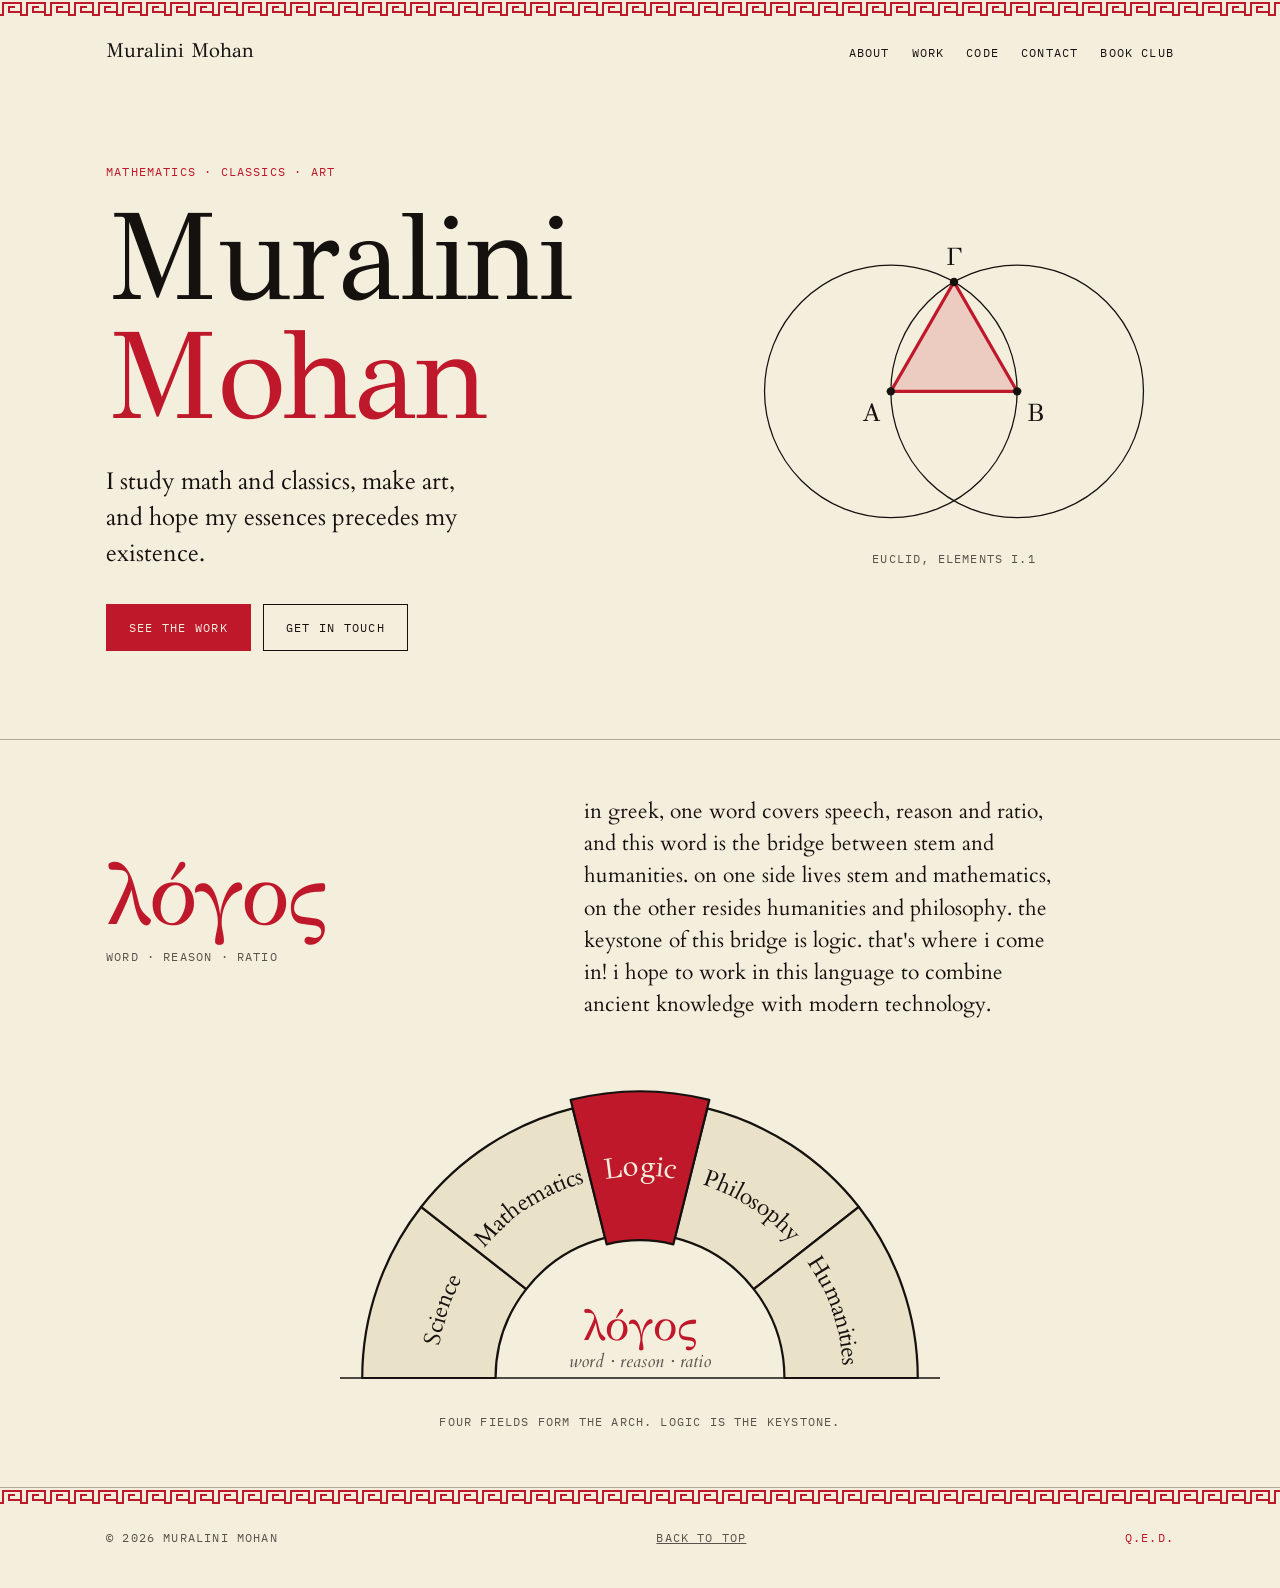
<file: index.html>
<!DOCTYPE html>
<html lang="en">
<head>
  <meta charset="utf-8">
  <meta name="viewport" content="width=device-width, initial-scale=1">
  <title>Muralini Mohan</title>
  <meta name="description" content="Portfolio of Muralini Mohan: art, fashion design and coding projects, from a math and classics student.">
  <link rel="preconnect" href="https://fonts.googleapis.com">
  <link rel="preconnect" href="https://fonts.gstatic.com" crossorigin>
  <link rel="stylesheet" href="https://fonts.googleapis.com/css2?family=Cardo:ital,wght@0,400;0,700;1,400&family=GFS+Didot&family=IBM+Plex+Mono:wght@400;500&display=swap">
  <link rel="stylesheet" href="style.css">
</head>
<body id="top">

<!-- Greek key (meander) pattern, reused by the bands at the top and bottom of the page -->
<svg width="0" height="0" style="position:absolute" aria-hidden="true" focusable="false">
  <defs>
    <pattern id="key" width="24" height="16" patternUnits="userSpaceOnUse">
      <path d="M0 15 H3 V3 H21 V12 H9 V7 H15" style="fill:none;stroke:var(--red);stroke-width:2"/>
      <path d="M21 12 V15 H24" style="fill:none;stroke:var(--red);stroke-width:2"/>
    </pattern>
  </defs>
</svg>

<a class="skip mono" href="#main">Skip to work</a>

<svg class="band" height="16" aria-hidden="true" focusable="false"><rect width="100%" height="16" fill="url(#key)"/></svg>

<nav aria-label="Main">
  <div class="wrap bar">
    <a class="nav-name" href="index.html" aria-current="page">Muralini Mohan</a>
    <ul class="nav-links mono">
      <li><a href="about.html">about</a></li>
      <li><a href="work.html">work</a></li>
      <li><a href="code.html">code</a></li>
      <li><a href="contact.html">contact</a></li>
      <li><a href="bookclub.html" >book club</a></li>
    </ul>
  </div>
</nav>

<header class="hero">
  <div class="wrap hero-grid">
    <div>
      <p class="mono eyebrow">Mathematics &middot; Classics &middot; Art</p>
      <h1>Muralini <span>Mohan</span></h1>
      <p class="lede">I study math and classics, make art, and hope my essences precedes my existence.</p>
      <div class="hero-links">
        <a class="btn primary" href="work.html">See the work</a>
        <a class="btn" href="contact.html">Get in touch</a>
      </div>
    </div>

    <figure class="euclid">
      <svg viewBox="-30 60 380 280" role="img" aria-label="Euclid's construction of an equilateral triangle: two circles of equal radius meet at a point that completes the triangle">
        <circle class="ev-circle" cx="100" cy="200" r="120"/>
        <circle class="ev-circle" cx="220" cy="200" r="120"/>
        <polygon class="ev-tri" points="100,200 220,200 160,96.1"/>
        <circle class="ev-pt" cx="100" cy="200" r="4"/>
        <circle class="ev-pt" cx="220" cy="200" r="4"/>
        <circle class="ev-pt" cx="160" cy="96.1" r="4"/>
        <text class="ev-label" x="82" y="228" text-anchor="middle">Α</text>
        <text class="ev-label" x="238" y="228" text-anchor="middle">Β</text>
        <text class="ev-label" x="160" y="80" text-anchor="middle">Γ</text>
      </svg>
      <figcaption class="mono">Euclid, Elements I.1</figcaption>
    </figure>
  </div>
</header>

<main id="main">

  <section class="logos" aria-labelledby="logos-title">
    <div class="wrap">
      <div class="logos-grid">
        <div>
          <h2 id="logos-title" class="greek-big">λόγος</h2>
          <p class="mono gloss">word &middot; reason &middot; ratio</p>
        </div>
        <p class="logos-text">in greek, one word covers speech, reason and ratio, and this word is the bridge between stem and humanities.
        on one side lives stem and mathematics, on the other resides humanities and philosophy.
        the keystone of this bridge is logic. that's where i come in! i hope to work in this language to combine ancient knowledge with modern technology.
      </p>
      </div>
      <p class="logos-text">
    </p>
    </div>

      <figure class="bridge">
      <svg viewBox="130 60 540 290" role="img" aria-label="Diagram of a stone arch. The names Science, Mathematics, Philosophy and Humanities are written along its four bricks, from the left foot to the right foot. Logic is written on the red keystone at the top. Below the arch is the word logos, meaning word, reason and ratio.">
        <defs>
          <path id="arc-science" d="M217 330 A183 183 0 0 1 255.8 217.3"/>
          <path id="arc-math" d="M255.8 217.3 A183 183 0 0 1 355.7 152.4"/>
          <path id="arc-phil" d="M444.3 152.4 A183 183 0 0 1 544.2 217.3"/>
          <path id="arc-hum" d="M544.2 217.3 A183 183 0 0 1 583 330"/>
          <path id="arc-logic" d="M356 153.4 A182 182 0 0 1 444 153.4"/>
        </defs>

        <!-- ground -->
        <line class="br-line" x1="130" y1="330" x2="670" y2="330"/>

        <!-- bricks of the arch, with each field written along its brick -->
        <path class="br-brick" d="M270 330 L150 330 A250 250 0 0 1 203 176.1 L297.6 250 A130 130 0 0 0 270 330 Z"/>
        <path class="br-brick" d="M297.6 250 L203 176.1 A250 250 0 0 1 339.5 87.4 L368.6 203.9 A130 130 0 0 0 297.6 250 Z"/>
        <path class="br-brick" d="M431.4 203.9 L460.5 87.4 A250 250 0 0 1 597 176.1 L502.4 250 A130 130 0 0 0 431.4 203.9 Z"/>
        <path class="br-brick" d="M502.4 250 L597 176.1 A250 250 0 0 1 650 330 L530 330 A130 130 0 0 0 502.4 250 Z"/>
        <text class="br-name"><textPath href="#arc-science" startOffset="50%" text-anchor="middle">Science</textPath></text>
        <text class="br-name"><textPath href="#arc-math" startOffset="50%" text-anchor="middle">Mathematics</textPath></text>
        <text class="br-name"><textPath href="#arc-phil" startOffset="50%" text-anchor="middle">Philosophy</textPath></text>
        <text class="br-name"><textPath href="#arc-hum" startOffset="50%" text-anchor="middle">Humanities</textPath></text>

        <!-- keystone -->
        <path class="br-keystone" d="M370 209.7 L337.6 79.7 A258 258 0 0 1 462.4 79.7 L430 209.7 A124 124 0 0 0 370 209.7 Z"/>
        <text class="br-keytext"><textPath href="#arc-logic" startOffset="50%" text-anchor="middle">Logic</textPath></text>

        <!-- the bridge itself -->
        <text class="br-logos" x="400" y="296" text-anchor="middle">λόγος</text>
        <text class="br-small" x="400" y="320" text-anchor="middle">word · reason · ratio</text>
      </svg>
      <figcaption class="mono">Four fields form the arch. Logic is the keystone.</figcaption>
    </figure>
    </div>
  </section>

</main>

<svg class="band" height="16" aria-hidden="true" focusable="false"><rect width="100%" height="16" fill="url(#key)"/></svg>

<footer>
  <div class="wrap foot">
    <span class="mono">&copy; 2026 Muralini Mohan</span>
    <a class="mono" href="#top">Back to top</a>
    <span class="mono qed">Q.E.D.</span>
  </div>
</footer>

</body>
</html>
</file>
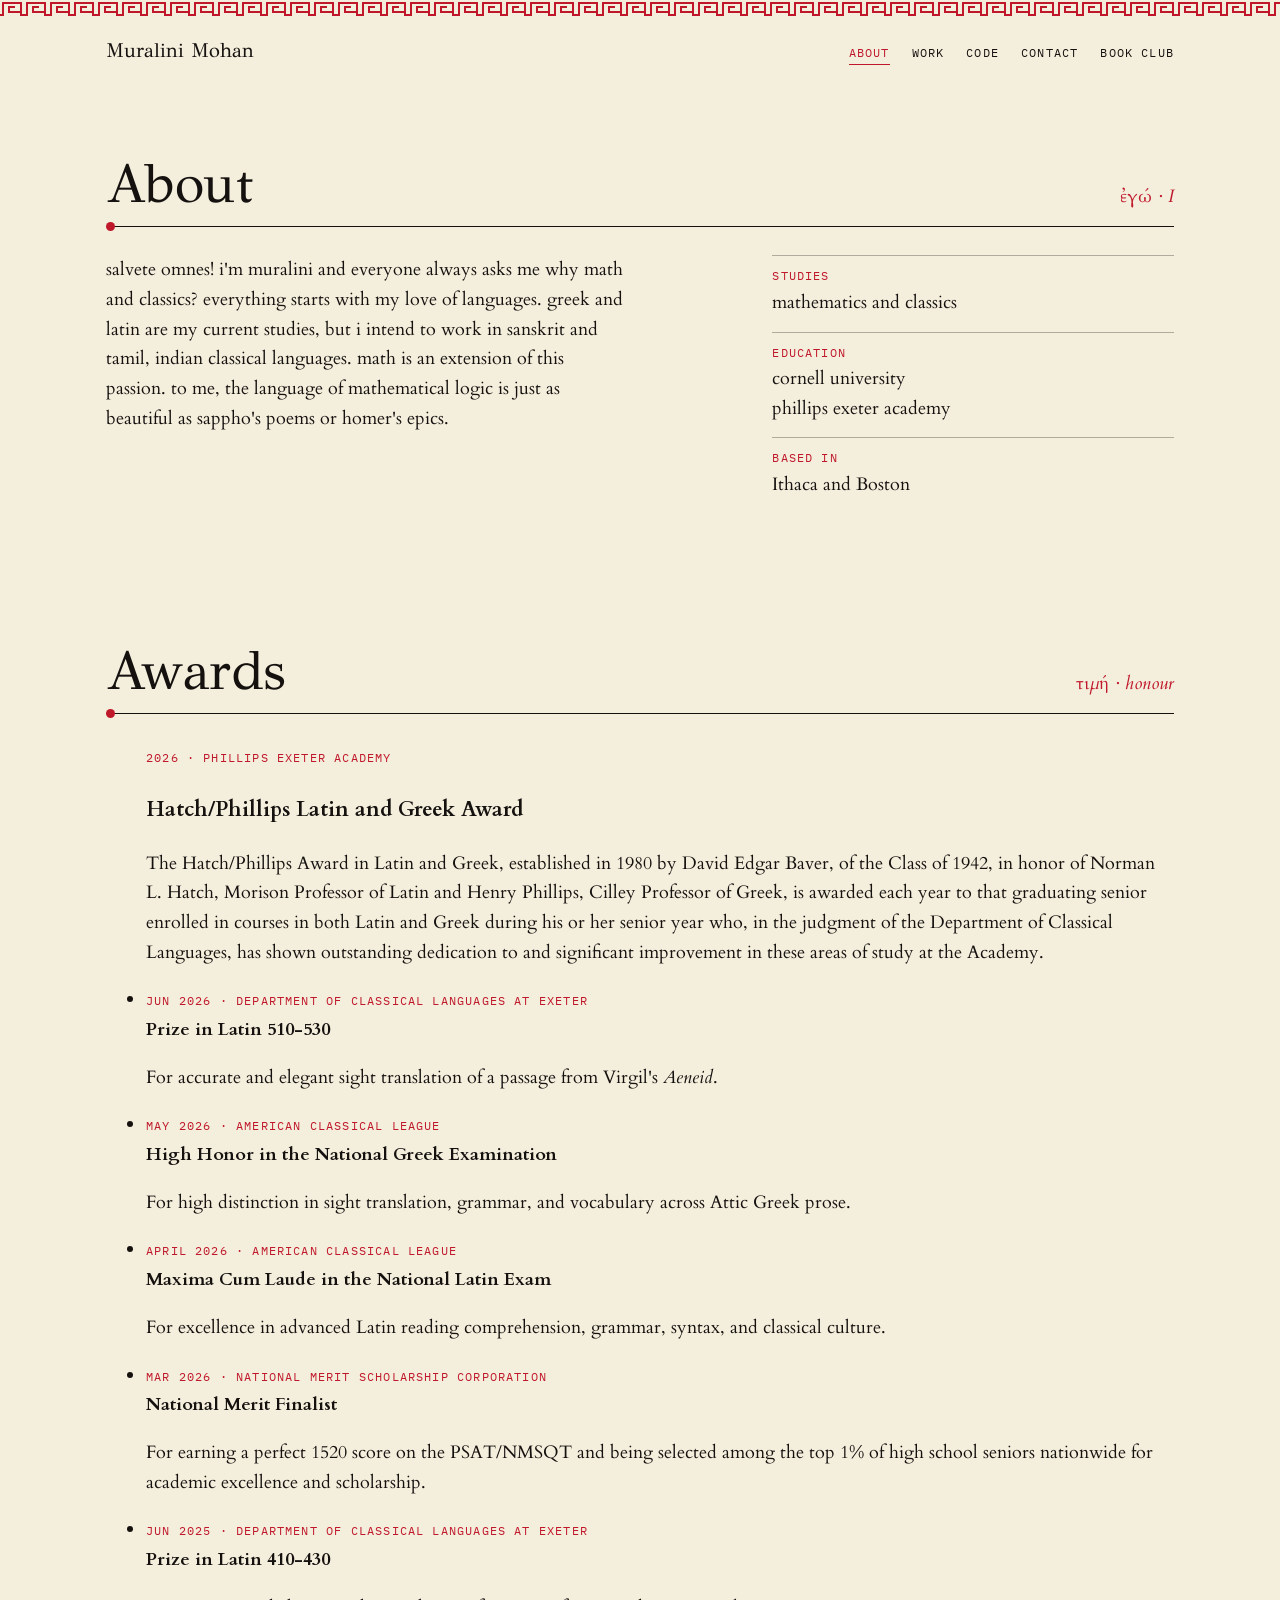
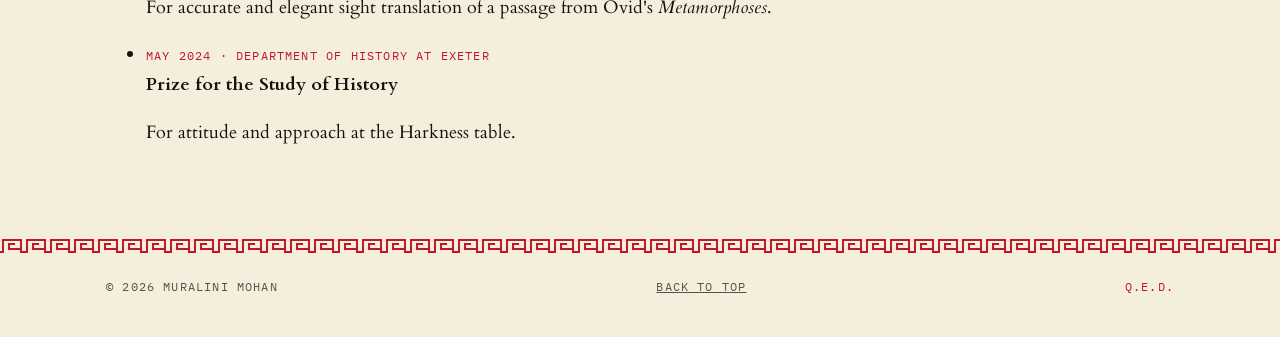
<file: about.html>
<!DOCTYPE html>
<html lang="en">
<head>
  <meta charset="utf-8">
  <meta name="viewport" content="width=device-width, initial-scale=1">
  <title>About | Muralini Mohan</title>
  <meta name="description" content="Portfolio of Muralini Mohan: art, fashion design and coding projects, from a math and classics student.">
  <link rel="preconnect" href="https://fonts.googleapis.com">
  <link rel="preconnect" href="https://fonts.gstatic.com" crossorigin>
  <link rel="stylesheet" href="https://fonts.googleapis.com/css2?family=Cardo:ital,wght@0,400;0,700;1,400&family=GFS+Didot&family=IBM+Plex+Mono:wght@400;500&display=swap">
  <link rel="stylesheet" href="style.css">
</head>
<body id="top">

<!-- Greek key (meander) pattern, reused by the bands at the top and bottom of the page -->
<svg width="0" height="0" style="position:absolute" aria-hidden="true" focusable="false">
  <defs>
    <pattern id="key" width="24" height="16" patternUnits="userSpaceOnUse">
      <path d="M0 15 H3 V3 H21 V12 H9 V7 H15" style="fill:none;stroke:var(--red);stroke-width:2"/>
      <path d="M21 12 V15 H24" style="fill:none;stroke:var(--red);stroke-width:2"/>
    </pattern>
  </defs>
</svg>

<a class="skip mono" href="#main">Skip to work</a>

<svg class="band" height="16" aria-hidden="true" focusable="false"><rect width="100%" height="16" fill="url(#key)"/></svg>

<nav aria-label="Main">
  <div class="wrap bar">
    <a class="nav-name" href="index.html">Muralini Mohan</a>
    <ul class="nav-links mono">
      <li><a href="about.html" aria-current="page">about</a></li>
      <li><a href="work.html">work</a></li>
      <li><a href="code.html">code</a></li>
      <li><a href="contact.html">contact</a></li>
      <li><a href="bookclub.html" >book club</a></li>
    </ul>
  </div>
</nav>

<main id="main">

  <section id="about">
    <div class="wrap">
      <div class="sec-head">
        <h2>About</h2>
        <span class="greek">ἐγώ &middot; I</span>
      </div>
      <div class="two">
        <div>
          <p>salvete omnes! i'm muralini and everyone always asks me why math and classics?
            everything starts with my love of languages. greek and latin are my current studies,
            but i intend to work in sanskrit and tamil, indian classical languages.
          math is an extension of this passion. to me, the language of mathematical logic is just as beautiful
        as sappho's poems or homer's epics. </p>
        </div>
        <dl>
          <div><dt class="mono">studies</dt><dd>mathematics and classics</dd></div>
          <div><dt class="mono">education</dt>
            <dd>cornell university</dd>
            <dd>phillips exeter academy</dd></div>
          <div><dt class="mono">based in</dt><dd>Ithaca and Boston</dd></div>
        </dl>
      </div>
    </div>
  </section>

  <section id="awards">
    <div class="wrap">
      <div class="sec-head">
        <h2>Awards</h2>
        <span class="greek">τιμή &middot; honour</span>
      </div>

      <ul class="awards">
        <article class="feature">

        <span class="mono kind">2026 &middot; Phillips Exeter Academy</span>

        <h3>Hatch/Phillips Latin and Greek Award</h3>

        <p>The Hatch/Phillips Award in Latin and Greek, established in 1980 by David Edgar Baver, of the Class of 1942, in honor of Norman L. Hatch, Morison Professor of Latin and Henry Phillips, Cilley Professor of Greek, is awarded each year to that graduating senior enrolled in courses in both Latin and Greek during his or her senior year who, in the judgment of the Department of Classical Languages, has shown outstanding dedication to and significant improvement in these areas of study at the Academy.</p>

      </article>

      <li>
          <span class="mono kind">Jun 2026 &middot; Department of Classical Languages at Exeter</span>
          <div>
            <span class="a-title"><b>Prize in Latin 510-530</b></span>
            <p class="a-desc">For accurate and elegant sight translation of a passage from Virgil's <i>Aeneid</i>.</p>
          </div>
        </li>
        <li>
          <span class="mono kind">May 2026 &middot; American Classical League</span>
          <div>
            <span class="a-title"><b>High Honor in the National Greek Examination</b></span>
            <p class="a-desc">For high distinction in sight translation, grammar, and vocabulary across Attic Greek prose.</p>
          </div>
        </li>
        <li>
          <span class="mono kind">April 2026 &middot; American Classical League</span>
          <div>
            <span class="a-title"><b>Maxima Cum Laude in the National Latin Exam</b></span>
            <p class="a-desc">For excellence in advanced Latin reading comprehension, grammar, syntax, and classical culture.</p>
          </div>
        </li>
        <li>
          <span class="mono kind">Mar 2026 &middot; National Merit Scholarship Corporation</span>
          <div>
            <span class="a-title"><b>National Merit Finalist</b></span>
            <p class="a-desc">For earning a perfect 1520 score on the PSAT/NMSQT and being selected among the top 1% of high school seniors nationwide for academic excellence and scholarship.</p>
          </div>
        </li>
        <li>
          <span class="mono kind">Jun 2025 &middot; Department of Classical Languages at Exeter</span>
          <div>
            <span class="a-title"><b>Prize in Latin 410-430</b></span>
            <p class="a-desc">For accurate and elegant sight translation of a passage from Ovid's <i>Metamorphoses</i>.</p>
          </div>
        </li>
        <li>
          <span class="mono kind">May 2024 &middot; Department of History at Exeter</span>
          <div>
            <span class="a-title"><b>Prize for the Study of History</b></span>
            <p class="a-desc">For attitude and approach at the Harkness table.</p>
          </div>
        </li>
      </ul>
    </div>
  </section>
</main>

<svg class="band" height="16" aria-hidden="true" focusable="false"><rect width="100%" height="16" fill="url(#key)"/></svg>

<footer>
  <div class="wrap foot">
    <span class="mono">&copy; 2026 Muralini Mohan</span>
    <a class="mono" href="#top">Back to top</a>
    <span class="mono qed">Q.E.D.</span>
  </div>
</footer>

</body>
</html>
</file>
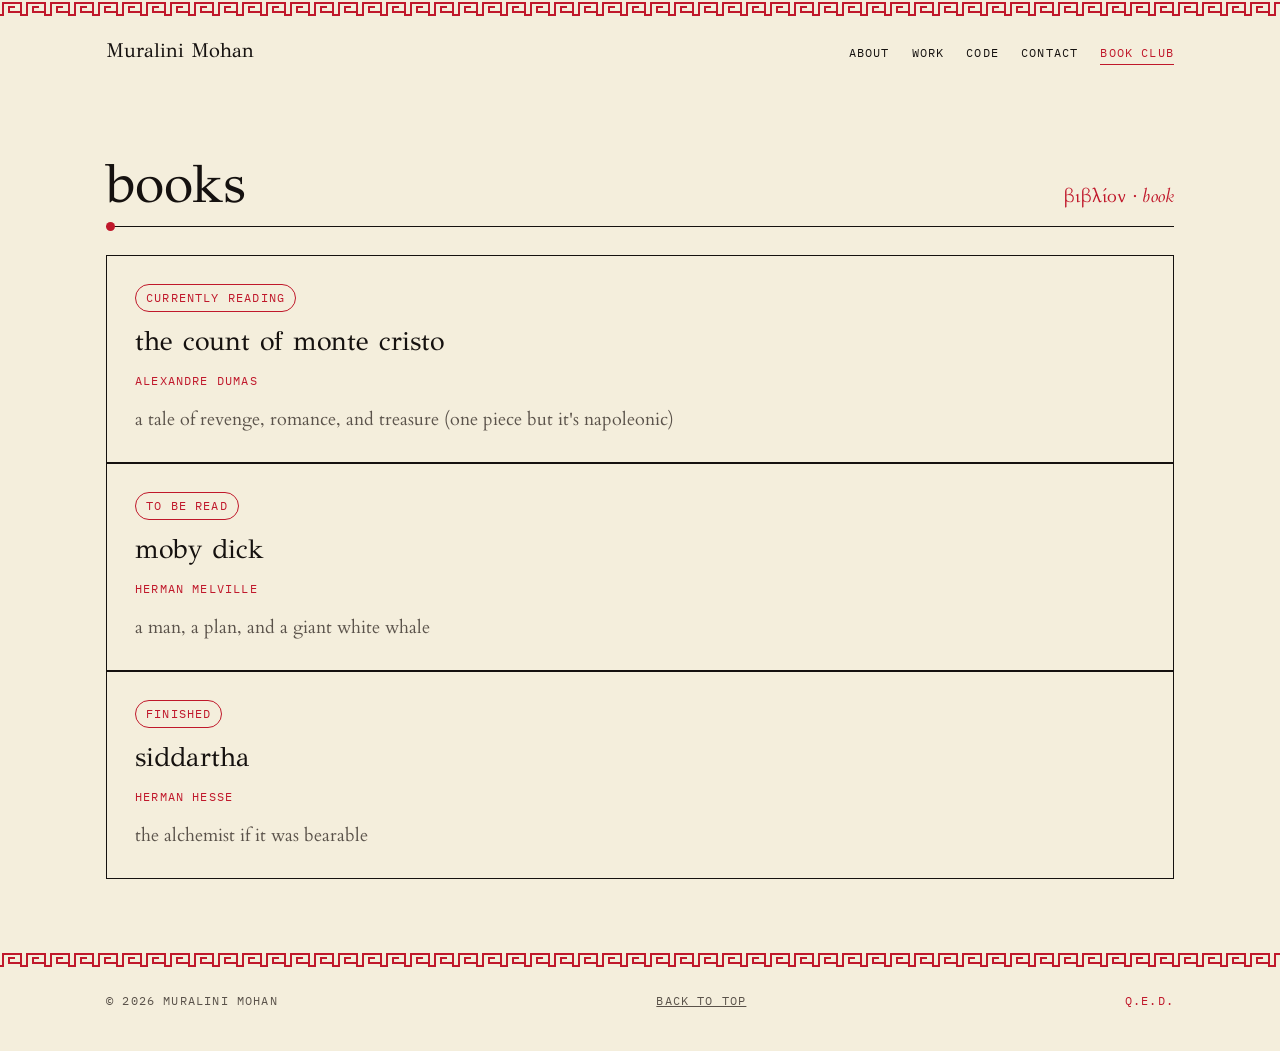
<file: bookclub.html>
<!DOCTYPE html>
<html lang="en">
<head>
  <meta charset="utf-8">
  <meta name="viewport" content="width=device-width, initial-scale=1">
  <title>About | Muralini Mohan</title>
  <meta name="description" content="Portfolio of Muralini Mohan: art, fashion design and coding projects, from a math and classics student.">
  <link rel="preconnect" href="https://fonts.googleapis.com">
  <link rel="preconnect" href="https://fonts.gstatic.com" crossorigin>
  <link rel="stylesheet" href="https://fonts.googleapis.com/css2?family=Cardo:ital,wght@0,400;0,700;1,400&family=GFS+Didot&family=IBM+Plex+Mono:wght@400;500&display=swap">
  <link rel="stylesheet" href="style.css">
</head>
<body id="top">

<svg width="0" height="0" style="position:absolute" aria-hidden="true" focusable="false">
  <defs>
    <pattern id="key" width="24" height="16" patternUnits="userSpaceOnUse">
      <path d="M0 15 H3 V3 H21 V12 H9 V7 H15" style="fill:none;stroke:var(--red);stroke-width:2"/>
      <path d="M21 12 V15 H24" style="fill:none;stroke:var(--red);stroke-width:2"/>
    </pattern>
  </defs>
</svg>

<a class="skip mono" href="#main">Skip to work</a>

<svg class="band" height="16" aria-hidden="true" focusable="false"><rect width="100%" height="16" fill="url(#key)"/></svg>

<nav aria-label="Main">
  <div class="wrap bar">
    <a class="nav-name" href="index.html">Muralini Mohan</a>
    <ul class="nav-links mono">
      <li><a href="about.html">about</a></li>
      <li><a href="work.html">work</a></li>
      <li><a href="code.html">code</a></li>
      <li><a href="contact.html">contact</a></li>
      <li><a href="bookclub.html" aria-current="page">book club</a></li>
    </ul>
  </div>
</nav>

<main id="main">

  <section id="book club">
    <div class="wrap">
      <div class="sec-head">
        <h2>books</h2>
        <span class="greek">βιβλίον &middot; book</span>
      </div>
      <div class="cards">
        <article class="card">
          <span class="pill mono">currently reading</span>
          <h3>the count of monte cristo</h3>
          <span class="mono kind">alexandre dumas</span>
          <p>a tale of revenge, romance, and treasure (one piece but it's napoleonic)</p>
        </article>
      </div>
      <div class="cards">
        <article class="card">
          <span class="pill mono">to be read</span>
          <h3>moby dick</h3>
          <span class="mono kind">herman melville</span>
          <p>a man, a plan, and a giant white whale</p>
        </article>
      </div>
      <div class="cards">
        <article class="card">
          <span class="pill mono">finished</span>
          <h3>siddartha</h3>
          <span class="mono kind">herman hesse</span>
          <p>the alchemist if it was bearable</p>
        </article>
      </div>
    </div>
  </section>
<svg class="band" height="16" aria-hidden="true" focusable="false"><rect width="100%" height="16" fill="url(#key)"/></svg>

<footer>
  <div class="wrap foot">
    <span class="mono">&copy; 2026 Muralini Mohan</span>
    <a class="mono" href="#top">Back to top</a>
    <span class="mono qed">Q.E.D.</span>
  </div>
</footer>

</body>
</html>
</file>
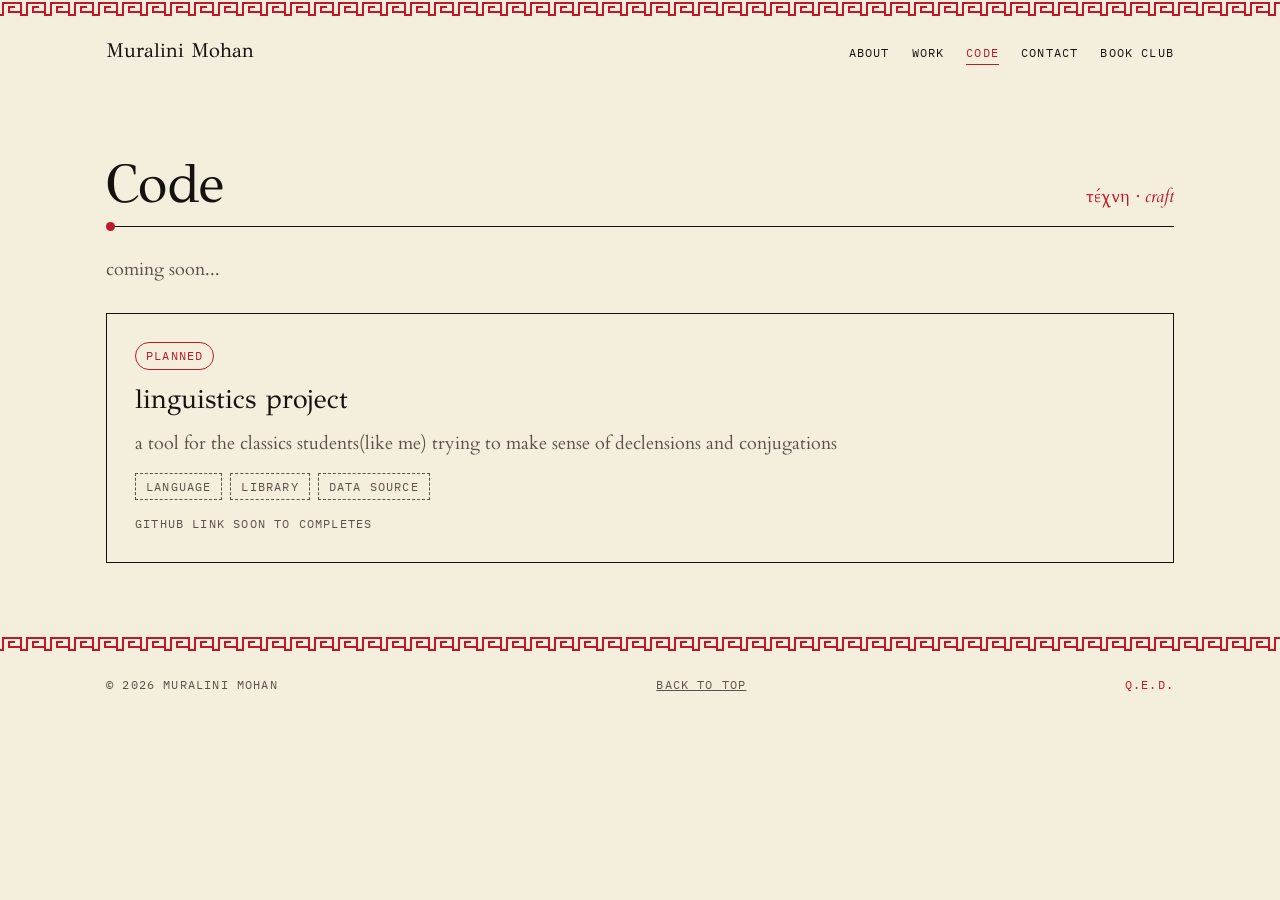
<file: code.html>
<!DOCTYPE html>
<html lang="en">
<head>
  <meta charset="utf-8">
  <meta name="viewport" content="width=device-width, initial-scale=1">
  <title>Code | Muralini Mohan</title>
  <meta name="description" content="Portfolio of Muralini Mohan: art, fashion design and coding projects, from a math and classics student.">
  <link rel="preconnect" href="https://fonts.googleapis.com">
  <link rel="preconnect" href="https://fonts.gstatic.com" crossorigin>
  <link rel="stylesheet" href="https://fonts.googleapis.com/css2?family=Cardo:ital,wght@0,400;0,700;1,400&family=GFS+Didot&family=IBM+Plex+Mono:wght@400;500&display=swap">
  <link rel="stylesheet" href="style.css">
</head>
<body id="top">

<!-- Greek key (meander) pattern, reused by the bands at the top and bottom of the page -->
<svg width="0" height="0" style="position:absolute" aria-hidden="true" focusable="false">
  <defs>
    <pattern id="key" width="24" height="16" patternUnits="userSpaceOnUse">
      <path d="M0 15 H3 V3 H21 V12 H9 V7 H15" style="fill:none;stroke:var(--red);stroke-width:2"/>
      <path d="M21 12 V15 H24" style="fill:none;stroke:var(--red);stroke-width:2"/>
    </pattern>
  </defs>
</svg>

<a class="skip mono" href="#main">Skip to work</a>

<svg class="band" height="16" aria-hidden="true" focusable="false"><rect width="100%" height="16" fill="url(#key)"/></svg>

<nav aria-label="Main">
  <div class="wrap bar">
    <a class="nav-name" href="index.html">Muralini Mohan</a>
    <ul class="nav-links mono">
      <li><a href="about.html">about</a></li>
      <li><a href="work.html">work</a></li>
      <li><a href="code.html" aria-current="page">code</a></li>
      <li><a href="contact.html">contact</a></li>
      <li><a href="bookclub.html" >book club</a></li>
    </ul>
  </div>
</nav>

<main id="main">

  <section id="code">
    <div class="wrap">
      <div class="sec-head">
        <h2>Code</h2>
        <span class="greek">τέχνη &middot; craft</span>
      </div>
      <p class="sec-note">coming soon...</p>

      <div class="cards">
        <article class="card">
          <span class="pill mono">Planned</span>
          <h3>linguistics project</h3>
          <p>a tool for the classics students(like me) trying to make sense of declensions and conjugations</p>
          <ul class="tags mono" aria-label="Tools used">
            <li>Language</li>
            <li>Library</li>
            <li>Data source</li>
          </ul>
          <span class="mono link">GitHub link soon to completes</span>
        </article>
      </div>
    </div>
  </section>

</main>

<svg class="band" height="16" aria-hidden="true" focusable="false"><rect width="100%" height="16" fill="url(#key)"/></svg>

<footer>
  <div class="wrap foot">
    <span class="mono">&copy; 2026 Muralini Mohan</span>
    <a class="mono" href="#top">Back to top</a>
    <span class="mono qed">Q.E.D.</span>
  </div>
</footer>

</body>
</html>
</file>
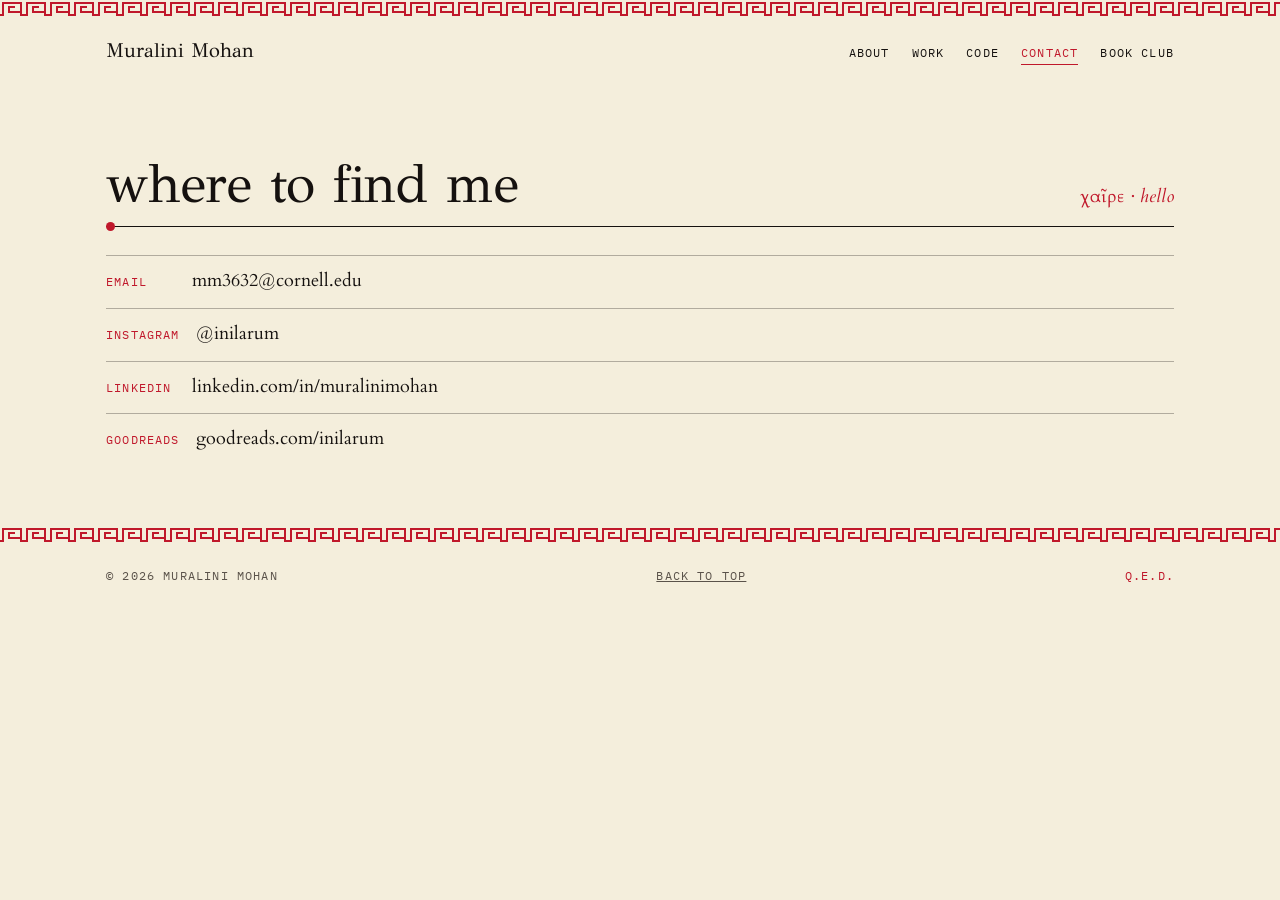
<file: contact.html>
<!DOCTYPE html>
<html lang="en">
<head>
  <meta charset="utf-8">
  <meta name="viewport" content="width=device-width, initial-scale=1">
  <title>Contact | Muralini Mohan</title>
  <meta name="description" content="Portfolio of Muralini Mohan: art, fashion design and coding projects, from a math and classics student.">
  <link rel="preconnect" href="https://fonts.googleapis.com">
  <link rel="preconnect" href="https://fonts.gstatic.com" crossorigin>
  <link rel="stylesheet" href="https://fonts.googleapis.com/css2?family=Cardo:ital,wght@0,400;0,700;1,400&family=GFS+Didot&family=IBM+Plex+Mono:wght@400;500&display=swap">
  <link rel="stylesheet" href="style.css">
</head>
<body id="top">

<!-- Greek key (meander) pattern, reused by the bands at the top and bottom of the page -->
<svg width="0" height="0" style="position:absolute" aria-hidden="true" focusable="false">
  <defs>
    <pattern id="key" width="24" height="16" patternUnits="userSpaceOnUse">
      <path d="M0 15 H3 V3 H21 V12 H9 V7 H15" style="fill:none;stroke:var(--red);stroke-width:2"/>
      <path d="M21 12 V15 H24" style="fill:none;stroke:var(--red);stroke-width:2"/>
    </pattern>
  </defs>
</svg>

<a class="skip mono" href="#main">Skip to work</a>

<svg class="band" height="16" aria-hidden="true" focusable="false"><rect width="100%" height="16" fill="url(#key)"/></svg>

<nav aria-label="Main">
  <div class="wrap bar">
    <a class="nav-name" href="index.html">Muralini Mohan</a>
    <ul class="nav-links mono">
      <li><a href="about.html">about</a></li>
      <li><a href="work.html">work</a></li>
      <li><a href="code.html">code</a></li>
      <li><a href="contact.html" aria-current="page">contact</a></li>
      <li><a href="bookclub.html" >book club</a></li>
    </ul>
  </div>
</nav>

<main id="main">

  <section id="contact">
    <div class="wrap">
      <div class="sec-head">
        <h2>where to find me</h2>
        <span class="greek">χαῖρε &middot; hello</span>
      </div>
      <ul class="contact-list">
        <li><span class="mono">email</span><span>mm3632@cornell.edu</span></li>
        <li><span class="mono">instagram</span><span>@inilarum</span></li>
        <li><span class="mono">linkedIn</span><span>linkedin.com/in/muralinimohan</span></li>
        <li><span class="mono">goodreads</span><span>goodreads.com/inilarum</span></li>
      </ul>
    </div>
  </section>

</main>

<svg class="band" height="16" aria-hidden="true" focusable="false"><rect width="100%" height="16" fill="url(#key)"/></svg>

<footer>
  <div class="wrap foot">
    <span class="mono">&copy; 2026 Muralini Mohan</span>
    <a class="mono" href="#top">Back to top</a>
    <span class="mono qed">Q.E.D.</span>
  </div>
</footer>

</body>
</html>
</file>
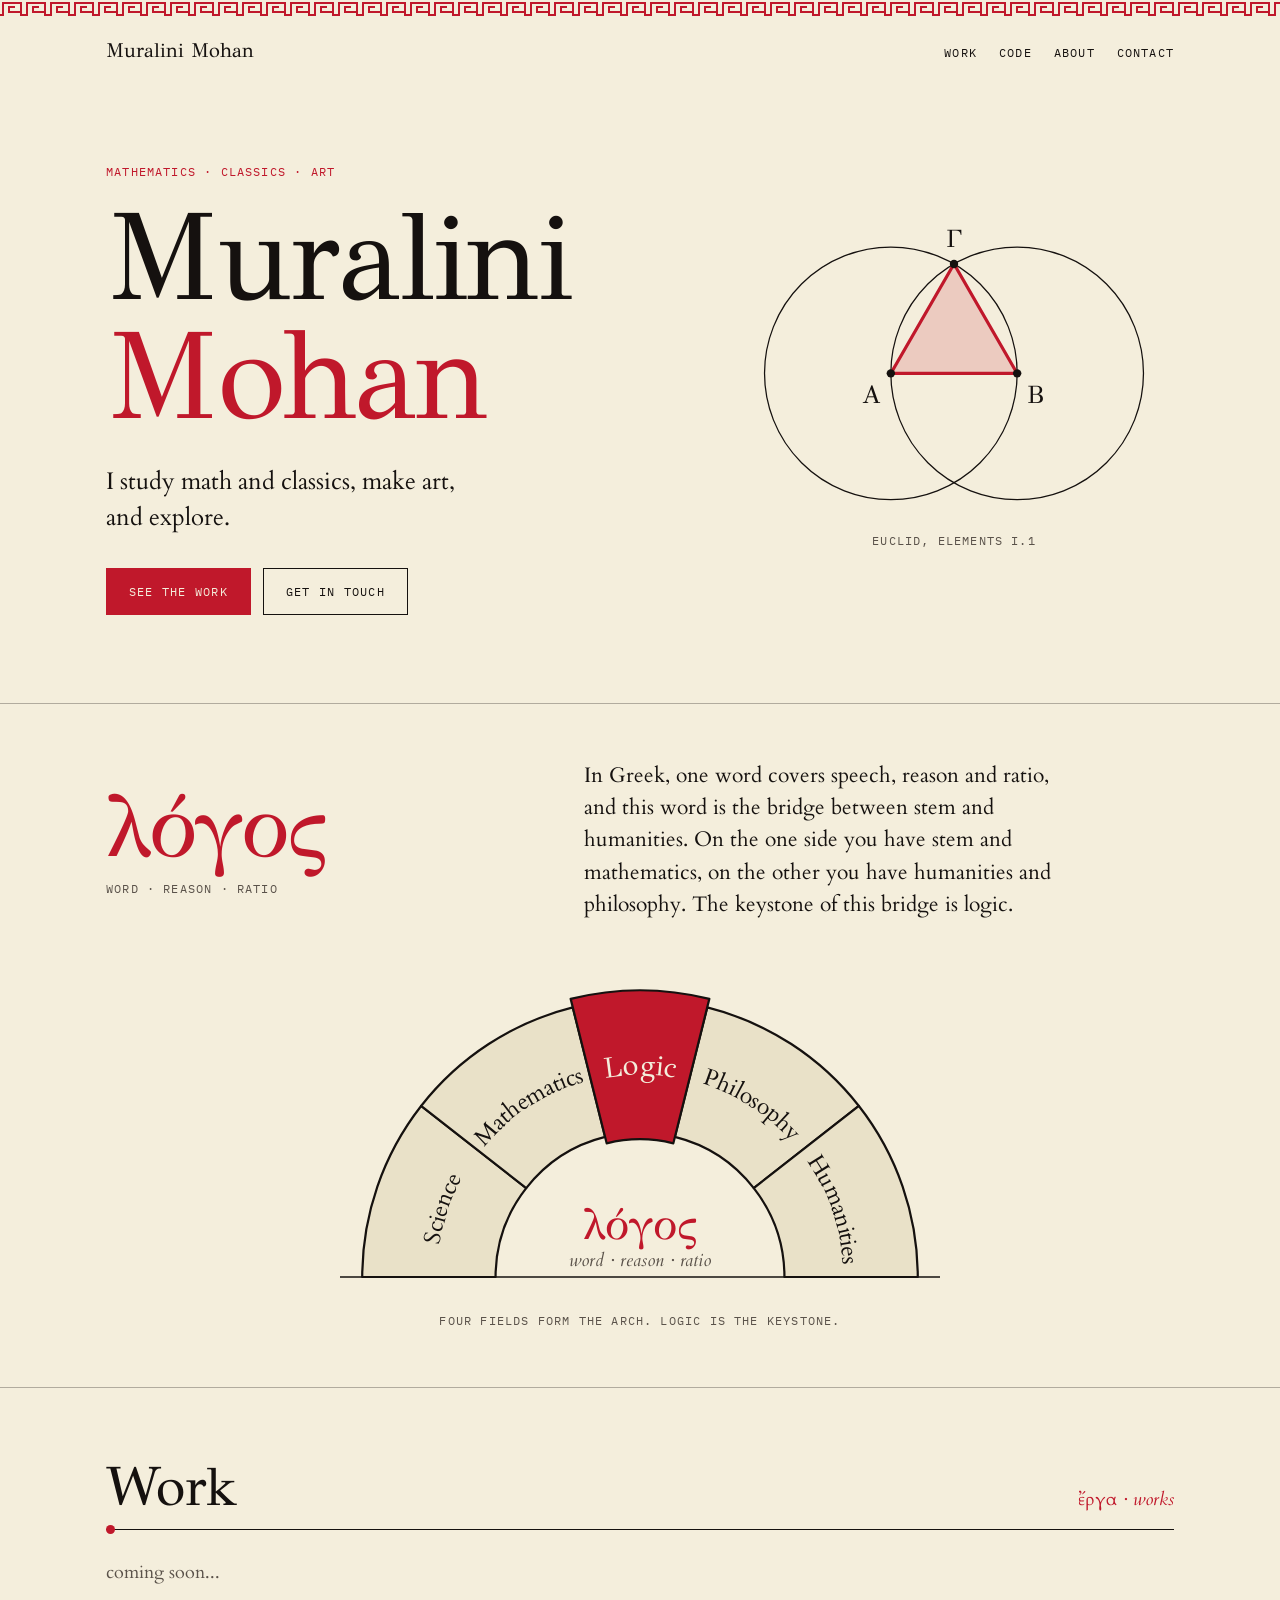
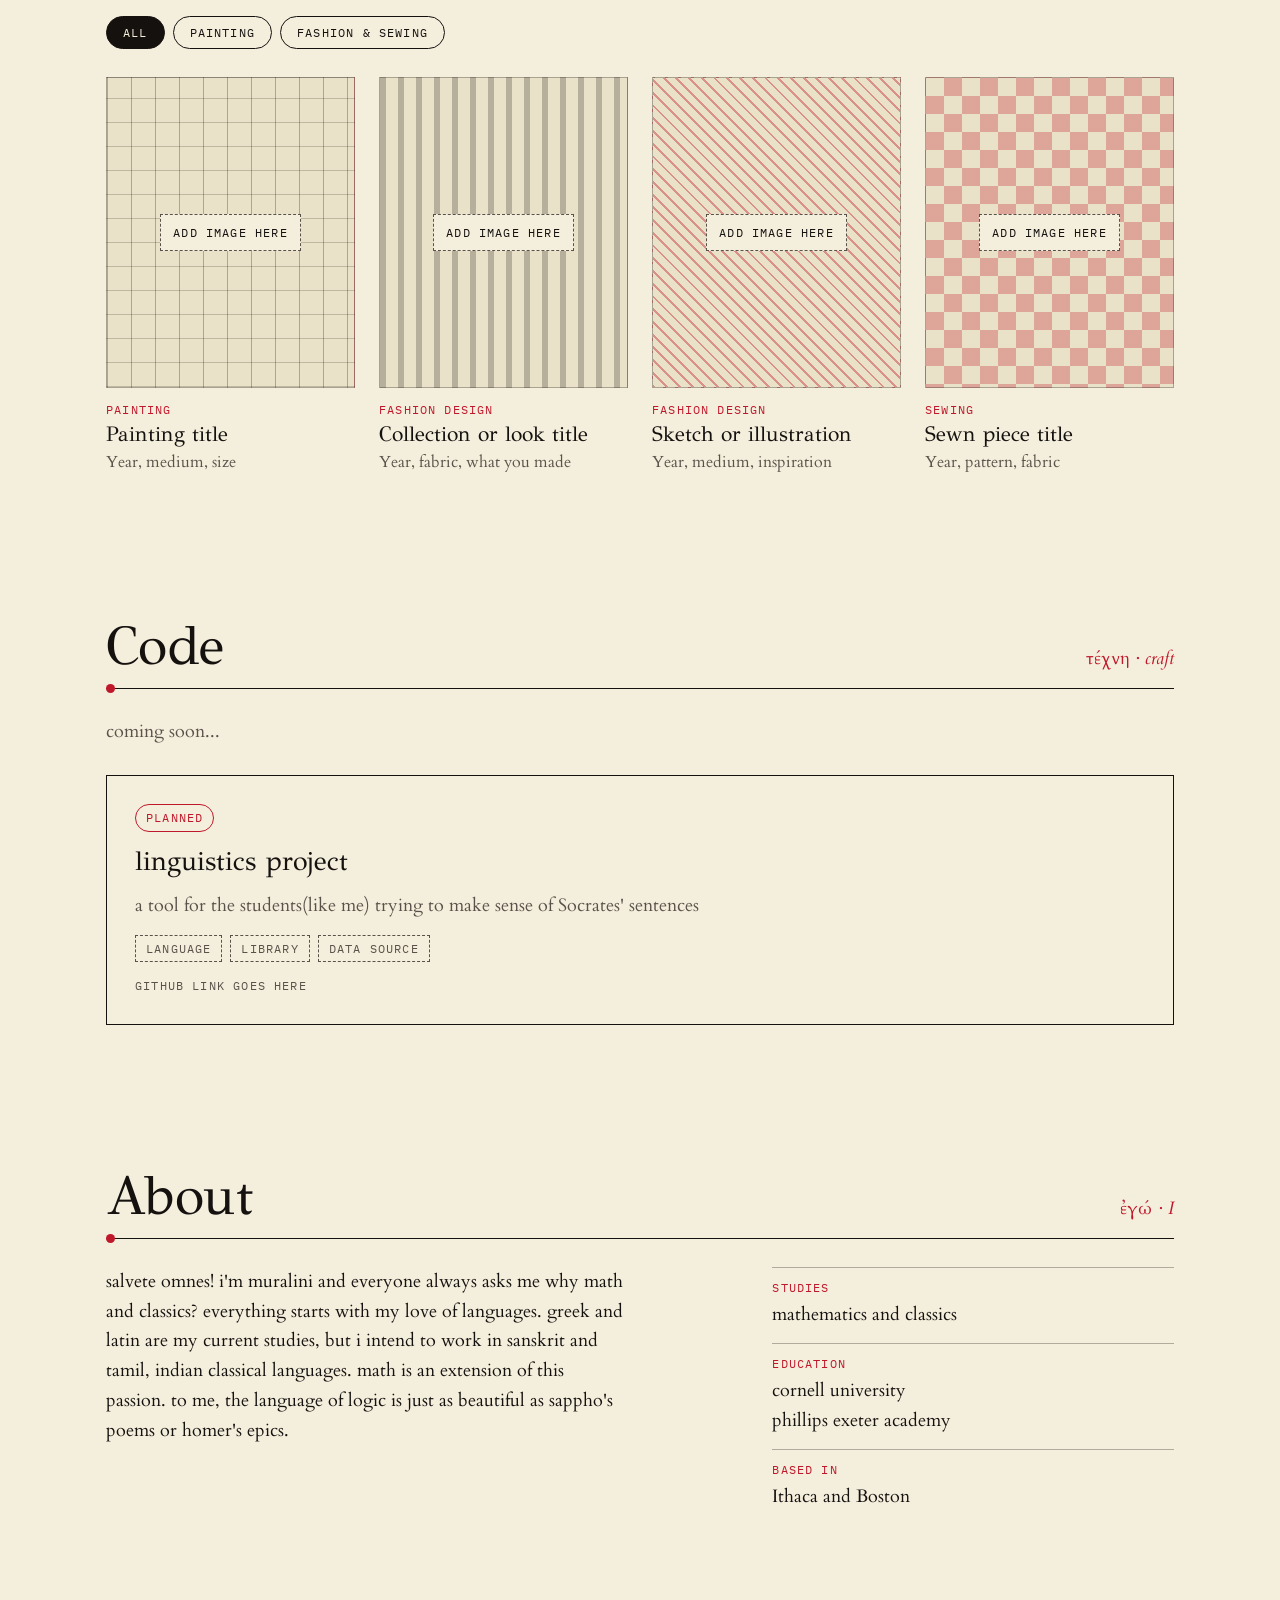
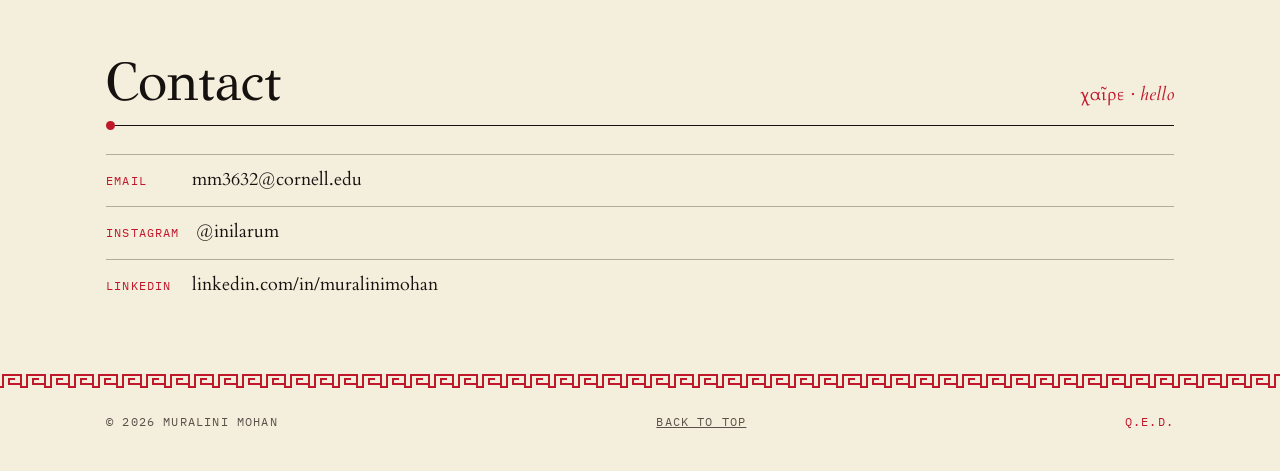
<file: Muralini Mohan.html>
<!doctype html><html><head><meta charset=utf8><meta name=viewport content="width=device-width,initial-scale=1,viewport-fit=cover"><style>:root{color-scheme:light;box-sizing:border-box;padding-top:env(safe-area-inset-top,0px);padding-bottom:env(safe-area-inset-bottom,0px)}html{scroll-padding-top:env(safe-area-inset-top,0px)}body{margin:0;padding:0;font:14px -apple-system,BlinkMacSystemFont,sans-serif;background:#fff;color:#000}img{max-width:100%}[hidden]:not([hidden=until-found i]){display:none!important}</style></head><body>
<title>Muralini Mohan</title>
<meta name="claude:viewport-fit-sides" content="cover">
<link rel="preconnect" href="https://fonts.googleapis.com">
<link rel="preconnect" href="https://fonts.gstatic.com" crossorigin>
<link rel="stylesheet" href="https://fonts.googleapis.com/css2?family=Cardo:ital,wght@0,400;0,700;1,400&family=GFS+Didot&family=IBM+Plex+Mono:wght@400;500&display=swap">
<style>
/* Muralini Mohan portfolio
   Colors: red, black and ivory. Light mode is ivory paper with black ink and red accents.
   Dark mode swaps to black paper with ivory ink and a brighter red.
   Concept: a page from a geometry text. Greek key bands, a Euclid diagram, Greek captions.
   To change a color, edit the tokens in :root below. */

:root {
  --paper: #f4eedc;     /* ivory */
  --paper-2: #e9e1c8;   /* shaded ivory */
  --ink: #15110f;       /* black */
  --ink-soft: #5a524a;
  --red: #c0182b;
  --on-red: #f4eedc;
  --rule: #15110f4d;

  --display: "GFS Didot", "Didot", "Bodoni 72", "Times New Roman", serif;
  --text: "Cardo", "Palatino Linotype", Palatino, Georgia, serif;
  --mono: "IBM Plex Mono", ui-monospace, "SF Mono", Menlo, monospace;
}

@media (prefers-color-scheme: dark) {
  :root:not([data-theme="light"]) {
    --paper: #121010;
    --paper-2: #1f1b1a;
    --ink: #f2ecda;
    --ink-soft: #b9b2a0;
    --red: #e5414d;
    --on-red: #121010;
    --rule: #f2ecda4d;
    color-scheme: dark;
  }
}
:root[data-theme="dark"] {
    --paper: #121010;
    --paper-2: #1f1b1a;
    --ink: #f2ecda;
    --ink-soft: #b9b2a0;
    --red: #e5414d;
    --on-red: #121010;
    --rule: #f2ecda4d;
    color-scheme: dark;
}

*, *::before, *::after { box-sizing: border-box; }
html { scroll-behavior: smooth; }
[hidden] { display: none !important; }

body {
  margin: 0;
  background: var(--paper);
  color: var(--ink);
  font-family: var(--text);
  font-size: 1.125rem;
  line-height: 1.65;
  -webkit-font-smoothing: antialiased;
}

a { color: inherit; }
:focus-visible { outline: 2px solid var(--red); outline-offset: 3px; }

.wrap {
  max-width: 1100px;
  margin-inline: auto;
  padding-left: max(16px, env(safe-area-inset-left, 0px));
  padding-right: max(16px, env(safe-area-inset-right, 0px));
}

.mono {
  font-family: var(--mono);
  font-size: 0.74rem;
  letter-spacing: 0.1em;
  text-transform: uppercase;
}

.greek { font-family: var(--text); font-style: italic; color: var(--red); font-size: 1.15rem; }

.skip { position: absolute; left: -9999px; top: 0; background: var(--ink); color: var(--paper); padding: 8px 12px; z-index: 10; }
.skip:focus { left: 8px; top: 8px; }

/* Greek key band */
.band { display: block; width: 100%; }

/* Nav */
nav { padding-block: 18px; }
.bar { display: flex; flex-wrap: wrap; align-items: baseline; justify-content: space-between; gap: 8px 24px; }
.nav-name { font-family: var(--display); font-size: 1.25rem; text-decoration: none; }
.nav-links { display: flex; flex-wrap: wrap; gap: 6px 22px; list-style: none; margin: 0; padding: 0; }
.nav-links a { text-decoration: none; padding-block: 4px; border-bottom: 1px solid transparent; }
.nav-links a:hover { border-bottom-color: var(--red); }

/* Hero */
.hero { padding-block: clamp(32px, 6vw, 80px) clamp(40px, 7vw, 88px); }
.hero-grid { display: grid; grid-template-columns: minmax(0, 1.3fr) minmax(0, 1fr); gap: 40px 56px; align-items: center; }
.eyebrow { margin: 0 0 18px; color: var(--red); }
h1 {
  font-family: var(--display);
  font-weight: 400;
  font-size: clamp(3.4rem, 11.5vw, 7.8rem);
  line-height: 0.95;
  letter-spacing: -0.02em;
  margin: 0 0 28px;
  text-wrap: balance;
}
h1 span { color: var(--red); display: block; }
.lede { font-size: clamp(1.2rem, 2.4vw, 1.5rem); line-height: 1.5; max-width: 30ch; margin: 0 0 32px; }
.hero-links { display: flex; flex-wrap: wrap; gap: 12px; }

.btn {
  display: inline-block;
  font-family: var(--mono);
  font-size: 0.78rem;
  letter-spacing: 0.1em;
  text-transform: uppercase;
  text-decoration: none;
  padding: 12px 22px;
  border: 1px solid var(--ink);
  background: transparent;
  color: var(--ink);
  transition: background-color 0.15s, color 0.15s, border-color 0.15s;
}
.btn:hover { background: var(--ink); color: var(--paper); }
.btn.primary { background: var(--red); border-color: var(--red); color: var(--on-red); }
.btn.primary:hover { background: var(--ink); border-color: var(--ink); color: var(--paper); }

/* Euclid diagram */
.euclid { margin: 0; width: 100%; max-width: 400px; justify-self: center; }
.euclid svg { width: 100%; height: auto; display: block; }
.euclid figcaption { margin-top: 10px; text-align: center; color: var(--ink-soft); }
.ev-circle { fill: none; stroke: var(--ink); stroke-width: 1.2; }
.ev-tri { fill: color-mix(in srgb, var(--red) 16%, transparent); stroke: var(--red); stroke-width: 3; stroke-linejoin: miter; }
.ev-pt { fill: var(--ink); }
.ev-label { font-family: var(--display); font-size: 24px; fill: var(--ink); }

/* Logos */
.logos { padding-block: clamp(32px, 5vw, 56px); border-block: 1px solid var(--rule); }
.logos-grid { display: grid; grid-template-columns: minmax(0, 1fr) minmax(0, 1.4fr); gap: 24px 56px; align-items: center; }
.greek-big { font-family: var(--display); font-weight: 400; font-size: clamp(3rem, 9vw, 5.5rem); line-height: 1; margin: 0; color: var(--red); }
.gloss { margin: 8px 0 0; color: var(--ink-soft); }
.logos-text { margin: 0; font-size: 1.3rem; line-height: 1.55; max-width: 44ch; }

/* Bridge diagram */
.bridge { margin: clamp(32px, 5vw, 56px) auto 0; max-width: 600px; }
.bridge svg { width: 100%; height: auto; display: block; }
.bridge figcaption { margin-top: 12px; text-align: center; color: var(--ink-soft); }
.br-line { stroke: var(--ink); stroke-width: 1.5; }
.br-brick { fill: var(--paper-2); stroke: var(--ink); stroke-width: 2; stroke-linejoin: round; }
.br-keystone { fill: var(--red); stroke: var(--ink); stroke-width: 2; stroke-linejoin: round; }
.br-name { font-family: var(--text); font-size: 21px; fill: var(--ink); }
.br-keytext { font-family: var(--display); font-size: 26px; fill: var(--on-red); }
.br-logos { font-family: var(--display); font-size: 40px; fill: var(--red); }
.br-small { font-family: var(--text); font-style: italic; font-size: 16px; fill: var(--ink-soft); }

/* Sections */
section { padding-block: clamp(40px, 6vw, 72px); }
.logos { padding-block: clamp(32px, 5vw, 56px); }
.sec-head {
  display: flex; flex-wrap: wrap; align-items: baseline; justify-content: space-between;
  gap: 8px 32px; padding-bottom: 14px; margin-bottom: 28px;
  border-bottom: 1px solid var(--ink); position: relative;
}
.sec-head::after {
  content: "";
  position: absolute; left: 0; bottom: -5px;
  width: 9px; height: 9px; border-radius: 50%; background: var(--red);
}
h2 { font-family: var(--display); font-weight: 400; font-size: clamp(2.2rem, 5.5vw, 3.4rem); line-height: 1; margin: 0; letter-spacing: -0.01em; }
.sec-note { margin: 0 0 28px; color: var(--ink-soft); max-width: 52ch; }

/* Filters */
.filters { display: flex; flex-wrap: wrap; gap: 8px; margin: 0 0 28px; }
.filters button {
  font-family: var(--mono); font-size: 0.74rem; letter-spacing: 0.1em; text-transform: uppercase;
  padding: 8px 16px; border: 1px solid var(--ink); border-radius: 999px;
  background: transparent; color: var(--ink); cursor: pointer;
}
.filters button:hover { border-color: var(--red); color: var(--red); }
.filters button[aria-pressed="true"] { background: var(--ink); color: var(--paper); }

/* Work grid */
.grid { display: grid; grid-template-columns: repeat(auto-fill, minmax(min(100%, 230px), 1fr)); gap: 32px 24px; }
.tile { margin: 0; min-width: 0; }
.swatch {
  aspect-ratio: 4 / 5; max-width: 100%; width: 100%;
  background-color: var(--paper-2); border: 1px solid var(--rule);
  display: grid; place-items: center; padding: 16px;
  transition: transform 0.2s;
}
img.swatch { display: block; object-fit: cover; padding: 0; }
.tile:hover .swatch { transform: translateY(-3px); }
.slot { background: var(--paper); border: 1px dashed var(--ink-soft); padding: 8px 12px; text-align: center; }
.tile figcaption { padding-top: 12px; display: grid; gap: 2px; }
.kind { color: var(--red); }
.title { font-family: var(--display); font-size: 1.3rem; line-height: 1.2; }
.meta { color: var(--ink-soft); font-size: 1rem; }

/* Placeholder patterns: geometry in red, black and ivory */
.p-rings { background-image: repeating-radial-gradient(circle at 50% 50%, color-mix(in srgb, var(--red) 45%, transparent) 0 3px, transparent 3px 16px); }
.p-rays  { background-image: repeating-conic-gradient(from 0deg at 50% 50%, color-mix(in srgb, var(--ink) 22%, transparent) 0 10deg, transparent 10deg 20deg); }
.p-grid  { background-image:
  repeating-linear-gradient(0deg, color-mix(in srgb, var(--ink) 20%, transparent) 0 1px, transparent 1px 24px),
  repeating-linear-gradient(90deg, color-mix(in srgb, var(--red) 40%, transparent) 0 1px, transparent 1px 24px); }
.p-stripe { background-image: repeating-linear-gradient(90deg, color-mix(in srgb, var(--ink) 24%, transparent) 0 6px, transparent 6px 18px); }
.p-twill { background-image: repeating-linear-gradient(45deg, color-mix(in srgb, var(--red) 40%, transparent) 0 2px, transparent 2px 9px); }
.p-check { background-image: conic-gradient(color-mix(in srgb, var(--red) 30%, transparent) 25%, transparent 0 50%, color-mix(in srgb, var(--red) 30%, transparent) 0 75%, transparent 0); background-size: 36px 36px; }

/* Code cards */
.cards { display: grid; grid-template-columns: repeat(auto-fit, minmax(min(100%, 300px), 1fr)); gap: 24px; }
.card { border: 1px solid var(--ink); padding: 28px; display: grid; gap: 14px; align-content: start; min-width: 0; }
.card h3 { font-family: var(--display); font-weight: 400; font-size: 1.7rem; line-height: 1.15; margin: 0; }
.card p { margin: 0; color: var(--ink-soft); }
.pill { justify-self: start; border: 1px solid var(--red); color: var(--red); padding: 3px 10px; border-radius: 999px; }
.tags { display: flex; flex-wrap: wrap; gap: 8px; margin: 0; padding: 0; list-style: none; }
.tags li { border: 1px dashed var(--ink-soft); padding: 3px 10px; color: var(--ink-soft); }
.card .link { color: var(--ink-soft); }

/* About and contact */
.two { display: grid; grid-template-columns: minmax(0, 1.5fr) minmax(0, 1fr); gap: 32px 64px; }
.two p { margin: 0 0 1em; max-width: 58ch; }
dl { margin: 0; display: grid; gap: 14px; }
dl div { border-top: 1px solid var(--rule); padding-top: 10px; }
dt { color: var(--red); margin-bottom: 2px; }
dd { margin: 0; }
.contact-list { list-style: none; margin: 0; padding: 0; display: grid; gap: 12px; }
.contact-list li { display: flex; flex-wrap: wrap; gap: 4px 16px; align-items: baseline; border-top: 1px solid var(--rule); padding-top: 10px; }
.contact-list .mono { color: var(--red); min-width: 10ch; }
.contact-list span:last-child { overflow-wrap: anywhere; }

footer { padding-block: 24px 40px; color: var(--ink-soft); }
.foot { display: flex; flex-wrap: wrap; justify-content: space-between; gap: 8px 24px; }
.qed { color: var(--red); }

@media (max-width: 760px) {
  .hero-grid, .logos-grid, .two { grid-template-columns: minmax(0, 1fr); }
  .euclid { max-width: 320px; }
}
@media (prefers-reduced-motion: reduce) {
  html { scroll-behavior: auto; }
  .swatch, .btn { transition: none; }
  .tile:hover .swatch { transform: none; }
}

</style>


<!-- Greek key (meander) pattern, reused by the bands at the top and bottom of the page -->
<svg width="0" height="0" style="position:absolute" aria-hidden="true" focusable="false">
  <defs>
    <pattern id="key" width="24" height="16" patternUnits="userSpaceOnUse">
      <path d="M0 15 H3 V3 H21 V12 H9 V7 H15" style="fill:none;stroke:var(--red);stroke-width:2"/>
      <path d="M21 12 V15 H24" style="fill:none;stroke:var(--red);stroke-width:2"/>
    </pattern>
  </defs>
</svg>

<a class="skip mono" href="#work">Skip to work</a>

<svg class="band" height="16" aria-hidden="true" focusable="false"><rect width="100%" height="16" fill="url(#key)"/></svg>

<nav aria-label="Main">
  <div class="wrap bar">
    <a class="nav-name" href="#top">Muralini Mohan</a>
    <ul class="nav-links mono">
      <li><a href="#work">Work</a></li>
      <li><a href="#code">Code</a></li>
      <li><a href="#about">About</a></li>
      <li><a href="#contact">Contact</a></li>
    </ul>
  </div>
</nav>

<header class="hero" id="top">
  <div class="wrap hero-grid">
    <div>
      <p class="mono eyebrow">Mathematics &middot; Classics &middot; Art</p>
      <h1>Muralini <span>Mohan</span></h1>
      <p class="lede">I study math and classics, make art, and explore.</p>
      <div class="hero-links">
        <a class="btn primary" href="#work">See the work</a>
        <a class="btn" href="#contact">Get in touch</a>
      </div>
    </div>

    <figure class="euclid">
      <svg viewBox="-30 60 380 280" role="img" aria-label="Euclid's construction of an equilateral triangle: two circles of equal radius meet at a point that completes the triangle">
        <circle class="ev-circle" cx="100" cy="200" r="120"/>
        <circle class="ev-circle" cx="220" cy="200" r="120"/>
        <polygon class="ev-tri" points="100,200 220,200 160,96.1"/>
        <circle class="ev-pt" cx="100" cy="200" r="4"/>
        <circle class="ev-pt" cx="220" cy="200" r="4"/>
        <circle class="ev-pt" cx="160" cy="96.1" r="4"/>
        <text class="ev-label" x="82" y="228" text-anchor="middle">Α</text>
        <text class="ev-label" x="238" y="228" text-anchor="middle">Β</text>
        <text class="ev-label" x="160" y="80" text-anchor="middle">Γ</text>
      </svg>
      <figcaption class="mono">Euclid, Elements I.1</figcaption>
    </figure>
  </div>
</header>

<main id="main">

  <section class="logos" aria-labelledby="logos-title">
    <div class="wrap">
      <div class="logos-grid">
        <div>
          <h2 id="logos-title" class="greek-big">λόγος</h2>
          <p class="mono gloss">word &middot; reason &middot; ratio</p>
        </div>
        <p class="logos-text">In Greek, one word covers speech, reason and ratio, and this word is the bridge between stem and humanities.
        On the one side you have stem and mathematics, on the other you have humanities and philosophy.
        The keystone of this bridge is logic.</p>
      </div>

      <figure class="bridge">
      <svg viewBox="130 60 540 290" role="img" aria-label="Diagram of a stone arch. The names Science, Mathematics, Philosophy and Humanities are written along its four bricks, from the left foot to the right foot. Logic is written on the red keystone at the top. Below the arch is the word logos, meaning word, reason and ratio.">
        <defs>
          <path id="arc-science" d="M217 330 A183 183 0 0 1 255.8 217.3"/>
          <path id="arc-math" d="M255.8 217.3 A183 183 0 0 1 355.7 152.4"/>
          <path id="arc-phil" d="M444.3 152.4 A183 183 0 0 1 544.2 217.3"/>
          <path id="arc-hum" d="M544.2 217.3 A183 183 0 0 1 583 330"/>
          <path id="arc-logic" d="M356 153.4 A182 182 0 0 1 444 153.4"/>
        </defs>

        <!-- ground -->
        <line class="br-line" x1="130" y1="330" x2="670" y2="330"/>

        <!-- bricks of the arch, with each field written along its brick -->
        <path class="br-brick" d="M270 330 L150 330 A250 250 0 0 1 203 176.1 L297.6 250 A130 130 0 0 0 270 330 Z"/>
        <path class="br-brick" d="M297.6 250 L203 176.1 A250 250 0 0 1 339.5 87.4 L368.6 203.9 A130 130 0 0 0 297.6 250 Z"/>
        <path class="br-brick" d="M431.4 203.9 L460.5 87.4 A250 250 0 0 1 597 176.1 L502.4 250 A130 130 0 0 0 431.4 203.9 Z"/>
        <path class="br-brick" d="M502.4 250 L597 176.1 A250 250 0 0 1 650 330 L530 330 A130 130 0 0 0 502.4 250 Z"/>
        <text class="br-name"><textPath href="#arc-science" startOffset="50%" text-anchor="middle">Science</textPath></text>
        <text class="br-name"><textPath href="#arc-math" startOffset="50%" text-anchor="middle">Mathematics</textPath></text>
        <text class="br-name"><textPath href="#arc-phil" startOffset="50%" text-anchor="middle">Philosophy</textPath></text>
        <text class="br-name"><textPath href="#arc-hum" startOffset="50%" text-anchor="middle">Humanities</textPath></text>

        <!-- keystone -->
        <path class="br-keystone" d="M370 209.7 L337.6 79.7 A258 258 0 0 1 462.4 79.7 L430 209.7 A124 124 0 0 0 370 209.7 Z"/>
        <text class="br-keytext"><textPath href="#arc-logic" startOffset="50%" text-anchor="middle">Logic</textPath></text>

        <!-- the bridge itself -->
        <text class="br-logos" x="400" y="296" text-anchor="middle">λόγος</text>
        <text class="br-small" x="400" y="320" text-anchor="middle">word · reason · ratio</text>
      </svg>
      <figcaption class="mono">Four fields form the arch. Logic is the keystone.</figcaption>
    </figure>
    </div>
  </section>

  <section id="work">
    <div class="wrap">
      <div class="sec-head">
        <h2>Work</h2>
        <span class="greek">ἔργα &middot; works</span>
      </div>
    <p class="sec-note">coming soon...</p>


      <div class="filters" role="group" aria-label="Filter work by type">
        <button type="button" data-filter="all" aria-pressed="true">All</button>
        <button type="button" data-filter="painting" aria-pressed="false">Painting</button>
        <button type="button" data-filter="fashion" aria-pressed="false">Fashion &amp; sewing</button>
      </div>

      <div class="grid">

        <figure class="tile" data-cat="painting">
          <div class="swatch p-grid"><span class="slot mono">Add image here</span></div>
          <figcaption>
            <span class="mono kind">Painting</span>
            <span class="title">Painting title</span>
            <span class="meta">Year, medium, size</span>
          </figcaption>
        </figure>

        <figure class="tile" data-cat="fashion">
          <div class="swatch p-stripe"><span class="slot mono">Add image here</span></div>
          <figcaption>
            <span class="mono kind">Fashion design</span>
            <span class="title">Collection or look title</span>
            <span class="meta">Year, fabric, what you made</span>
          </figcaption>
        </figure>
        <figure class="tile" data-cat="fashion">
          <div class="swatch p-twill"><span class="slot mono">Add image here</span></div>
          <figcaption>
            <span class="mono kind">Fashion design</span>
            <span class="title">Sketch or illustration</span>
            <span class="meta">Year, medium, inspiration</span>
          </figcaption>
        </figure>
        <figure class="tile" data-cat="fashion">
          <div class="swatch p-check"><span class="slot mono">Add image here</span></div>
          <figcaption>
            <span class="mono kind">Sewing</span>
            <span class="title">Sewn piece title</span>
            <span class="meta">Year, pattern, fabric</span>
          </figcaption>
        </figure>
      </div>
    </div>
  </section>

  <section id="code">
    <div class="wrap">
      <div class="sec-head">
        <h2>Code</h2>
        <span class="greek">τέχνη &middot; craft</span>
      </div>
      <p class="sec-note">coming soon...</p>

      <div class="cards">
        <article class="card">
          <span class="pill mono">Planned</span>
          <h3>linguistics project</h3>
          <p>a tool for the students(like me) trying to make sense of Socrates' sentences</p>
          <ul class="tags mono" aria-label="Tools used">
            <li>Language</li>
            <li>Library</li>
            <li>Data source</li>
          </ul>
          <span class="mono link">GitHub link goes here</span>
        </article>
      </div>
    </div>
  </section>

  <section id="about">
    <div class="wrap">
      <div class="sec-head">
        <h2>About</h2>
        <span class="greek">ἐγώ &middot; I</span>
      </div>
      <div class="two">
        <div>
          <p>salvete omnes! i'm muralini and everyone always asks me why math and classics?
            everything starts with my love of languages. greek and latin are my current studies,
            but i intend to work in sanskrit and tamil, indian classical languages.
          math is an extension of this passion. to me, the language of logic is just as beautiful
        as sappho's poems or homer's epics. </p>
        </div>
        <dl>
          <div><dt class="mono">studies</dt><dd>mathematics and classics</dd></div>
          <div><dt class="mono">education</dt>
            <dd>cornell university</dd>
            <dd>phillips exeter academy</dd></div>
          <div><dt class="mono">based in</dt><dd>Ithaca and Boston</dd></div>
        </dl>
      </div>
    </div>
  </section>

  <section id="contact">
    <div class="wrap">
      <div class="sec-head">
        <h2>Contact</h2>
        <span class="greek">χαῖρε &middot; hello</span>
      </div>
      <ul class="contact-list">
        <li><span class="mono">email</span><span>mm3632@cornell.edu</span></li>
        <li><span class="mono">instagram</span><span>@inilarum</span></li>
        <li><span class="mono">linkedIn</span><span>linkedin.com/in/muralinimohan</span></li>
      </ul>
    </div>
  </section>

</main>

<svg class="band" height="16" aria-hidden="true" focusable="false"><rect width="100%" height="16" fill="url(#key)"/></svg>

<footer>
  <div class="wrap foot">
    <span class="mono">&copy; 2026 Muralini Mohan</span>
    <a class="mono" href="#top">Back to top</a>
    <span class="mono qed">Q.E.D.</span>
  </div>
</footer>



<script>
// Filter buttons for the Work section.
(function () {
  var buttons = document.querySelectorAll('[data-filter]');
  var tiles = document.querySelectorAll('[data-cat]');

  buttons.forEach(function (btn) {
    btn.addEventListener('click', function () {
      var filter = btn.getAttribute('data-filter');
      buttons.forEach(function (b) {
        b.setAttribute('aria-pressed', String(b === btn));
      });
      tiles.forEach(function (tile) {
        tile.hidden = !(filter === 'all' || tile.getAttribute('data-cat') === filter);
      });
    });
  });
})();

</script>

</body></html>
</file>
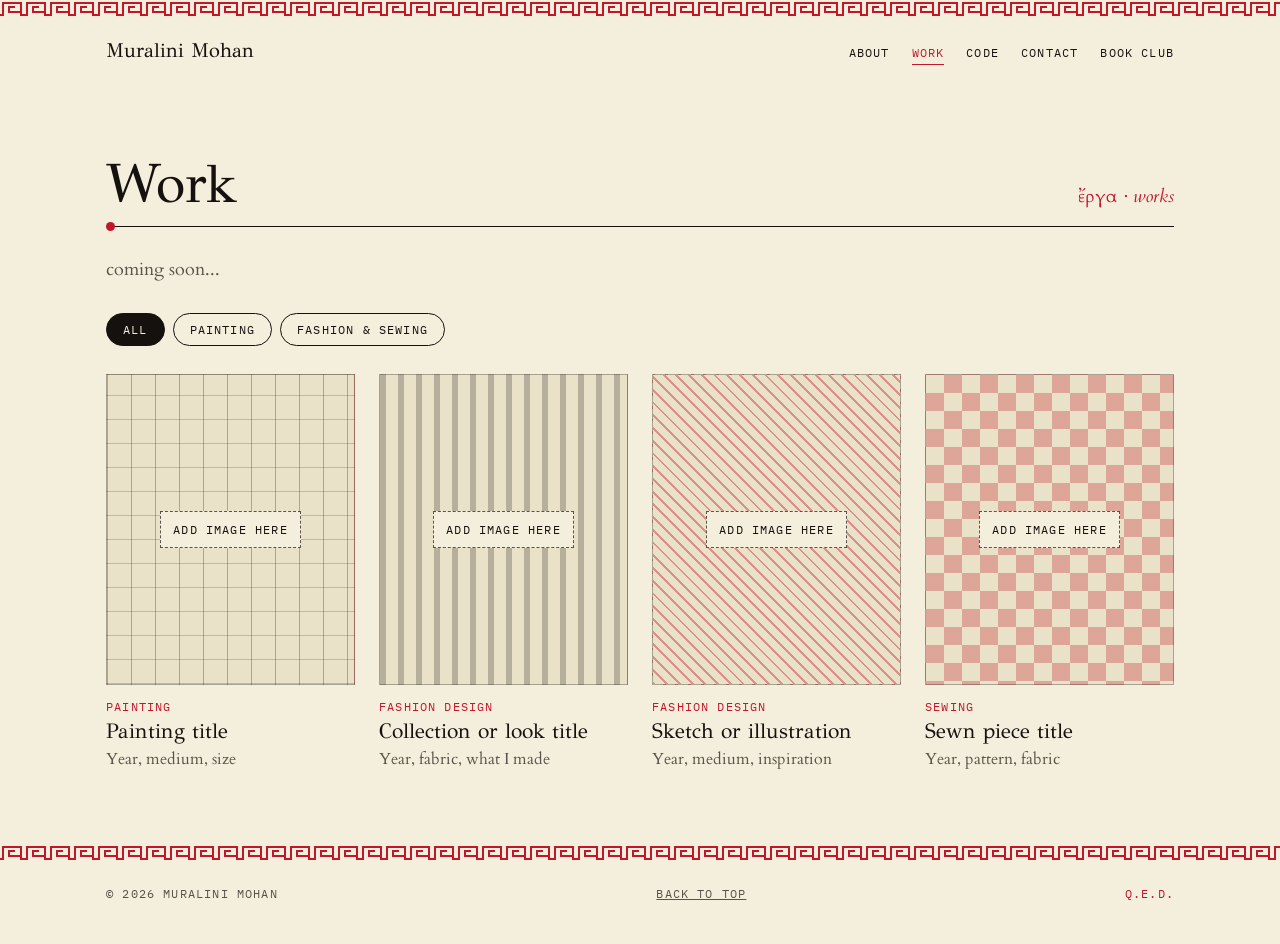
<file: work.html>
<!DOCTYPE html>
<html lang="en">
<head>
  <meta charset="utf-8">
  <meta name="viewport" content="width=device-width, initial-scale=1">
  <title>Work | Muralini Mohan</title>
  <meta name="description" content="Portfolio of Muralini Mohan: art, fashion design and coding projects, from a math and classics student.">
  <link rel="preconnect" href="https://fonts.googleapis.com">
  <link rel="preconnect" href="https://fonts.gstatic.com" crossorigin>
  <link rel="stylesheet" href="https://fonts.googleapis.com/css2?family=Cardo:ital,wght@0,400;0,700;1,400&family=GFS+Didot&family=IBM+Plex+Mono:wght@400;500&display=swap">
  <link rel="stylesheet" href="style.css">
</head>
<body id="top">

<!-- Greek key (meander) pattern, reused by the bands at the top and bottom of the page -->
<svg width="0" height="0" style="position:absolute" aria-hidden="true" focusable="false">
  <defs>
    <pattern id="key" width="24" height="16" patternUnits="userSpaceOnUse">
      <path d="M0 15 H3 V3 H21 V12 H9 V7 H15" style="fill:none;stroke:var(--red);stroke-width:2"/>
      <path d="M21 12 V15 H24" style="fill:none;stroke:var(--red);stroke-width:2"/>
    </pattern>
  </defs>
</svg>

<a class="skip mono" href="#main">Skip to work</a>

<svg class="band" height="16" aria-hidden="true" focusable="false"><rect width="100%" height="16" fill="url(#key)"/></svg>

<nav aria-label="Main">
  <div class="wrap bar">
    <a class="nav-name" href="index.html">Muralini Mohan</a>
    <ul class="nav-links mono">
      <li><a href="about.html">about</a></li>
      <li><a href="work.html" aria-current="page">work</a></li>
      <li><a href="code.html">code</a></li>
      <li><a href="contact.html">contact</a></li>
      <li><a href="bookclub.html" >book club</a></li>
    </ul>
  </div>
</nav>

<main id="main">

  <section id="work">
    <div class="wrap">
      <div class="sec-head">
        <h2>Work</h2>
        <span class="greek">ἔργα &middot; works</span>
      </div>
    <p class="sec-note">coming soon...</p>


      <div class="filters" role="group" aria-label="Filter work by type">
        <button type="button" data-filter="all" aria-pressed="true">All</button>
        <button type="button" data-filter="painting" aria-pressed="false">Painting</button>
        <button type="button" data-filter="fashion" aria-pressed="false">Fashion &amp; sewing</button>
      </div>

      <div class="grid">

        <figure class="tile" data-cat="painting">
          <div class="swatch p-grid"><span class="slot mono">Add image here</span></div>
          <figcaption>
            <span class="mono kind">Painting</span>
            <span class="title">Painting title</span>
            <span class="meta">Year, medium, size</span>
          </figcaption>
        </figure>

        <figure class="tile" data-cat="fashion">
          <div class="swatch p-stripe"><span class="slot mono">Add image here</span></div>
          <figcaption>
            <span class="mono kind">Fashion design</span>
            <span class="title">Collection or look title</span>
            <span class="meta">Year, fabric, what I made</span>
          </figcaption>
        </figure>
        <figure class="tile" data-cat="fashion">
          <div class="swatch p-twill"><span class="slot mono">Add image here</span></div>
          <figcaption>
            <span class="mono kind">Fashion design</span>
            <span class="title">Sketch or illustration</span>
            <span class="meta">Year, medium, inspiration</span>
          </figcaption>
        </figure>
        <figure class="tile" data-cat="fashion">
          <div class="swatch p-check"><span class="slot mono">Add image here</span></div>
          <figcaption>
            <span class="mono kind">Sewing</span>
            <span class="title">Sewn piece title</span>
            <span class="meta">Year, pattern, fabric</span>
          </figcaption>
        </figure>
      </div>
    </div>
  </section>

</main>

<svg class="band" height="16" aria-hidden="true" focusable="false"><rect width="100%" height="16" fill="url(#key)"/></svg>

<footer>
  <div class="wrap foot">
    <span class="mono">&copy; 2026 Muralini Mohan</span>
    <a class="mono" href="#top">Back to top</a>
    <span class="mono qed">Q.E.D.</span>
  </div>
</footer>

<script src="script.js"></script>
</body>
</html>
</file>
<file: style.css>
/* Muralini Mohan portfolio
   Colors: red, black and ivory. Light mode is ivory paper with black ink and red accents.
   Dark mode swaps to black paper with ivory ink and a brighter red.
   Concept: a page from a geometry text. Greek key bands, a Euclid diagram, Greek captions.
   To change a color, edit the tokens in :root below. */

:root {
  --paper: #f4eedc;     /* ivory */
  --paper-2: #e9e1c8;   /* shaded ivory */
  --ink: #15110f;       /* black */
  --ink-soft: #5a524a;
  --red: #c0182b;
  --on-red: #f4eedc;
  --rule: #15110f4d;

  --display: "GFS Didot", "Didot", "Bodoni 72", "Times New Roman", serif;
  --text: "Cardo", "Palatino Linotype", Palatino, Georgia, serif;
  --mono: "IBM Plex Mono", ui-monospace, "SF Mono", Menlo, monospace;
}

@media (prefers-color-scheme: dark) {
  :root {
    --paper: #121010;
    --paper-2: #1f1b1a;
    --ink: #f2ecda;
    --ink-soft: #b9b2a0;
    --red: #e5414d;
    --on-red: #121010;
    --rule: #f2ecda4d;
    color-scheme: dark;
  }
}

*, *::before, *::after { box-sizing: border-box; }
html { scroll-behavior: smooth; }
[hidden] { display: none !important; }

body {
  margin: 0;
  background: var(--paper);
  color: var(--ink);
  font-family: var(--text);
  font-size: 1.125rem;
  line-height: 1.65;
  -webkit-font-smoothing: antialiased;
}

a { color: inherit; }
:focus-visible { outline: 2px solid var(--red); outline-offset: 3px; }

.wrap {
  max-width: 1100px;
  margin-inline: auto;
  padding-left: max(16px, env(safe-area-inset-left, 0px));
  padding-right: max(16px, env(safe-area-inset-right, 0px));
}

.mono {
  font-family: var(--mono);
  font-size: 0.74rem;
  letter-spacing: 0.1em;
  text-transform: uppercase;
}

.greek { font-family: var(--text); font-style: italic; color: var(--red); font-size: 1.15rem; }

.skip { position: absolute; left: -9999px; top: 0; background: var(--ink); color: var(--paper); padding: 8px 12px; z-index: 10; }
.skip:focus { left: 8px; top: 8px; }

/* Greek key band */
.band { display: block; width: 100%; }

/* Nav */
nav { padding-block: 18px; }
.bar { display: flex; flex-wrap: wrap; align-items: baseline; justify-content: space-between; gap: 8px 24px; }
.nav-name { font-family: var(--display); font-size: 1.25rem; text-decoration: none; }
.nav-links { display: flex; flex-wrap: wrap; gap: 6px 22px; list-style: none; margin: 0; padding: 0; }
.nav-links a { text-decoration: none; padding-block: 4px; border-bottom: 1px solid transparent; }
.nav-links a:hover { border-bottom-color: var(--red); }
.nav-links a[aria-current="page"] { border-bottom-color: var(--red); color: var(--red); }

/* Hero */
.hero { padding-block: clamp(32px, 6vw, 80px) clamp(40px, 7vw, 88px); }
.hero-grid { display: grid; grid-template-columns: minmax(0, 1.3fr) minmax(0, 1fr); gap: 40px 56px; align-items: center; }
.eyebrow { margin: 0 0 18px; color: var(--red); }
h1 {
  font-family: var(--display);
  font-weight: 400;
  font-size: clamp(3.4rem, 11.5vw, 7.8rem);
  line-height: 0.95;
  letter-spacing: -0.02em;
  margin: 0 0 28px;
  text-wrap: balance;
}
h1 span { color: var(--red); display: block; }
.lede { font-size: clamp(1.2rem, 2.4vw, 1.5rem); line-height: 1.5; max-width: 30ch; margin: 0 0 32px; }
.hero-links { display: flex; flex-wrap: wrap; gap: 12px; }

.btn {
  display: inline-block;
  font-family: var(--mono);
  font-size: 0.78rem;
  letter-spacing: 0.1em;
  text-transform: uppercase;
  text-decoration: none;
  padding: 12px 22px;
  border: 1px solid var(--ink);
  background: transparent;
  color: var(--ink);
  transition: background-color 0.15s, color 0.15s, border-color 0.15s;
}
.btn:hover { background: var(--ink); color: var(--paper); }
.btn.primary { background: var(--red); border-color: var(--red); color: var(--on-red); }
.btn.primary:hover { background: var(--ink); border-color: var(--ink); color: var(--paper); }

/* Euclid diagram */
.euclid { margin: 0; width: 100%; max-width: 400px; justify-self: center; }
.euclid svg { width: 100%; height: auto; display: block; }
.euclid figcaption { margin-top: 10px; text-align: center; color: var(--ink-soft); }
.ev-circle { fill: none; stroke: var(--ink); stroke-width: 1.2; }
.ev-tri { fill: color-mix(in srgb, var(--red) 16%, transparent); stroke: var(--red); stroke-width: 3; stroke-linejoin: miter; }
.ev-pt { fill: var(--ink); }
.ev-label { font-family: var(--display); font-size: 24px; fill: var(--ink); }

/* Logos */
.logos { padding-block: clamp(32px, 5vw, 56px); border-block: 1px solid var(--rule); }
.logos-grid { display: grid; grid-template-columns: minmax(0, 1fr) minmax(0, 1.4fr); gap: 24px 56px; align-items: center; }
.greek-big { font-family: var(--display); font-weight: 400; font-size: clamp(3rem, 9vw, 5.5rem); line-height: 1; margin: 0; color: var(--red); }
.gloss { margin: 8px 0 0; color: var(--ink-soft); }
.logos-text { margin: 0; font-size: 1.3rem; line-height: 1.55; max-width: 44ch; }

/* Bridge diagram */
.bridge { margin: clamp(32px, 5vw, 56px) auto 0; max-width: 600px; }
.bridge svg { width: 100%; height: auto; display: block; }
.bridge figcaption { margin-top: 12px; text-align: center; color: var(--ink-soft); }
.br-line { stroke: var(--ink); stroke-width: 1.5; }
.br-brick { fill: var(--paper-2); stroke: var(--ink); stroke-width: 2; stroke-linejoin: round; }
.br-keystone { fill: var(--red); stroke: var(--ink); stroke-width: 2; stroke-linejoin: round; }
.br-name { font-family: var(--text); font-size: 21px; fill: var(--ink); }
.br-keytext { font-family: var(--display); font-size: 26px; fill: var(--on-red); }
.br-logos { font-family: var(--display); font-size: 40px; fill: var(--red); }
.br-small { font-family: var(--text); font-style: italic; font-size: 16px; fill: var(--ink-soft); }

/* Sections */
section { padding-block: clamp(40px, 6vw, 72px); }
.logos { padding-block: clamp(32px, 5vw, 56px); }
.sec-head {
  display: flex; flex-wrap: wrap; align-items: baseline; justify-content: space-between;
  gap: 8px 32px; padding-bottom: 14px; margin-bottom: 28px;
  border-bottom: 1px solid var(--ink); position: relative;
}
.sec-head::after {
  content: "";
  position: absolute; left: 0; bottom: -5px;
  width: 9px; height: 9px; border-radius: 50%; background: var(--red);
}
h2 { font-family: var(--display); font-weight: 400; font-size: clamp(2.2rem, 5.5vw, 3.4rem); line-height: 1; margin: 0; letter-spacing: -0.01em; }
.sec-note { margin: 0 0 28px; color: var(--ink-soft); max-width: 52ch; }

/* Filters */
.filters { display: flex; flex-wrap: wrap; gap: 8px; margin: 0 0 28px; }
.filters button {
  font-family: var(--mono); font-size: 0.74rem; letter-spacing: 0.1em; text-transform: uppercase;
  padding: 8px 16px; border: 1px solid var(--ink); border-radius: 999px;
  background: transparent; color: var(--ink); cursor: pointer;
}
.filters button:hover { border-color: var(--red); color: var(--red); }
.filters button[aria-pressed="true"] { background: var(--ink); color: var(--paper); }

/* Work grid */
.grid { display: grid; grid-template-columns: repeat(auto-fill, minmax(min(100%, 230px), 1fr)); gap: 32px 24px; }
.tile { margin: 0; min-width: 0; }
.swatch {
  aspect-ratio: 4 / 5; max-width: 100%; width: 100%;
  background-color: var(--paper-2); border: 1px solid var(--rule);
  display: grid; place-items: center; padding: 16px;
  transition: transform 0.2s;
}
img.swatch { display: block; object-fit: cover; padding: 0; }
.tile:hover .swatch { transform: translateY(-3px); }
.slot { background: var(--paper); border: 1px dashed var(--ink-soft); padding: 8px 12px; text-align: center; }
.tile figcaption { padding-top: 12px; display: grid; gap: 2px; }
.kind { color: var(--red); }
.title { font-family: var(--display); font-size: 1.3rem; line-height: 1.2; }
.meta { color: var(--ink-soft); font-size: 1rem; }

/* Placeholder patterns: geometry in red, black and ivory */
.p-rings { background-image: repeating-radial-gradient(circle at 50% 50%, color-mix(in srgb, var(--red) 45%, transparent) 0 3px, transparent 3px 16px); }
.p-rays  { background-image: repeating-conic-gradient(from 0deg at 50% 50%, color-mix(in srgb, var(--ink) 22%, transparent) 0 10deg, transparent 10deg 20deg); }
.p-grid  { background-image:
  repeating-linear-gradient(0deg, color-mix(in srgb, var(--ink) 20%, transparent) 0 1px, transparent 1px 24px),
  repeating-linear-gradient(90deg, color-mix(in srgb, var(--red) 40%, transparent) 0 1px, transparent 1px 24px); }
.p-stripe { background-image: repeating-linear-gradient(90deg, color-mix(in srgb, var(--ink) 24%, transparent) 0 6px, transparent 6px 18px); }
.p-twill { background-image: repeating-linear-gradient(45deg, color-mix(in srgb, var(--red) 40%, transparent) 0 2px, transparent 2px 9px); }
.p-check { background-image: conic-gradient(color-mix(in srgb, var(--red) 30%, transparent) 25%, transparent 0 50%, color-mix(in srgb, var(--red) 30%, transparent) 0 75%, transparent 0); background-size: 36px 36px; }

/* Code cards */
.cards { display: grid; grid-template-columns: repeat(auto-fit, minmax(min(100%, 300px), 1fr)); gap: 24px; }
.card { border: 1px solid var(--ink); padding: 28px; display: grid; gap: 14px; align-content: start; min-width: 0; }
.card h3 { font-family: var(--display); font-weight: 400; font-size: 1.7rem; line-height: 1.15; margin: 0; }
.card p { margin: 0; color: var(--ink-soft); }
.pill { justify-self: start; border: 1px solid var(--red); color: var(--red); padding: 3px 10px; border-radius: 999px; }
.tags { display: flex; flex-wrap: wrap; gap: 8px; margin: 0; padding: 0; list-style: none; }
.tags li { border: 1px dashed var(--ink-soft); padding: 3px 10px; color: var(--ink-soft); }
.card .link { color: var(--ink-soft); }

/* About and contact */
.two { display: grid; grid-template-columns: minmax(0, 1.5fr) minmax(0, 1fr); gap: 32px 64px; }
.two p { margin: 0 0 1em; max-width: 58ch; }
dl { margin: 0; display: grid; gap: 14px; }
dl div { border-top: 1px solid var(--rule); padding-top: 10px; }
dt { color: var(--red); margin-bottom: 2px; }
dd { margin: 0; }
.contact-list { list-style: none; margin: 0; padding: 0; display: grid; gap: 12px; }
.contact-list li { display: flex; flex-wrap: wrap; gap: 4px 16px; align-items: baseline; border-top: 1px solid var(--rule); padding-top: 10px; }
.contact-list .mono { color: var(--red); min-width: 10ch; }
.contact-list span:last-child { overflow-wrap: anywhere; }

footer { padding-block: 24px 40px; color: var(--ink-soft); }
.foot { display: flex; flex-wrap: wrap; justify-content: space-between; gap: 8px 24px; }
.qed { color: var(--red); }

@media (max-width: 760px) {
  .hero-grid, .logos-grid, .two { grid-template-columns: minmax(0, 1fr); }
  .euclid { max-width: 320px; }
}
@media (prefers-reduced-motion: reduce) {
  html { scroll-behavior: auto; }
  .swatch, .btn { transition: none; }
  .tile:hover .swatch { transform: none; }
}
</file>
